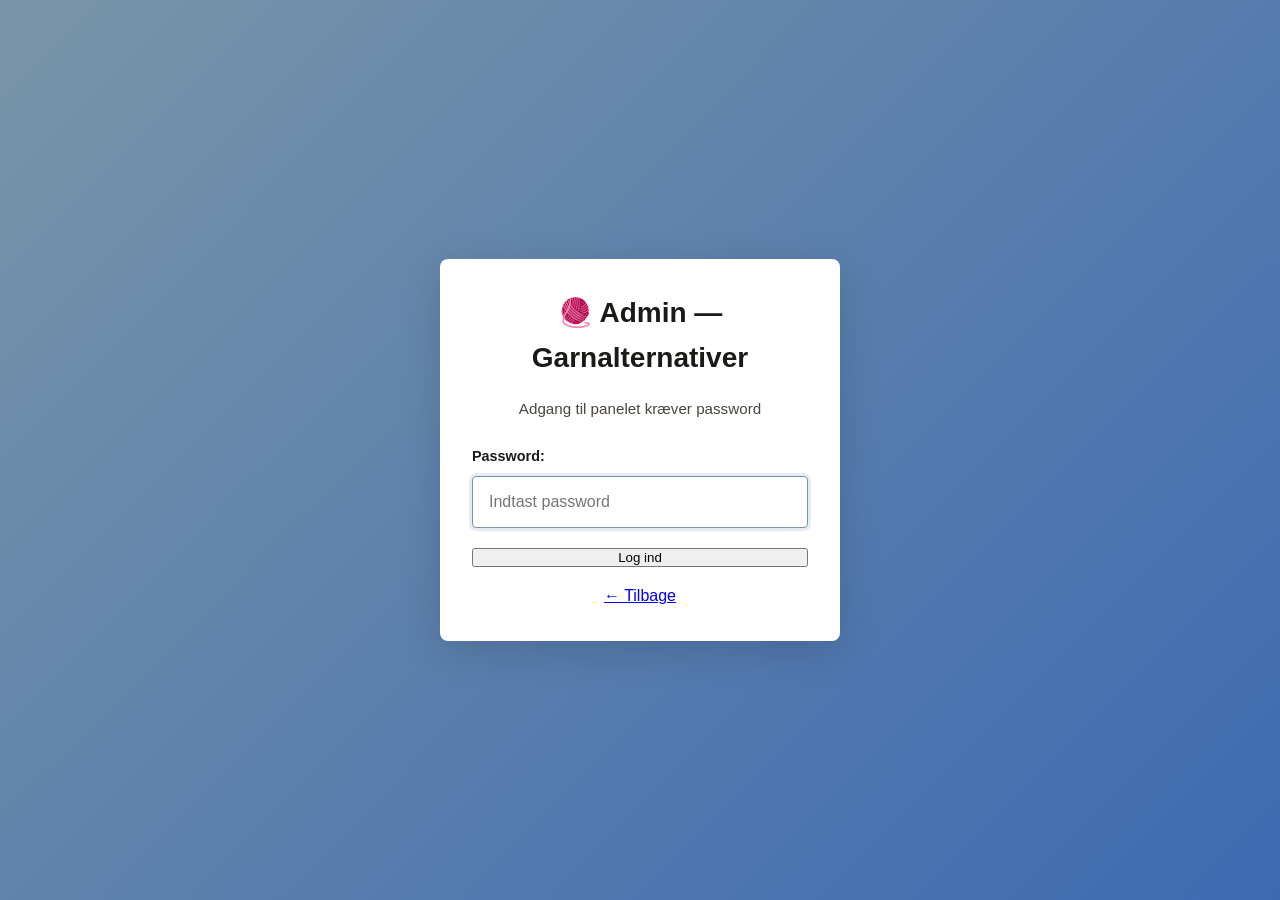
<file: admin.html>
<!DOCTYPE html>
<html lang="da">
<head>
  <meta charset="UTF-8" />
  <meta name="viewport" content="width=device-width, initial-scale=1.0" />
  <meta name="description" content="Admin dashboard for Garnalternativer." />
  <title>Admin Dashboard — Garnalternativer</title>
  <link rel="stylesheet" href="style.css" />
  <link rel="stylesheet" href="css/admin.css" />
</head>
<body class="admin-body">

  <!-- ── Login Screen ──────────────────────────────── -->
  <div id="adminLoginScreen" class="admin-login-screen">
    <div class="admin-login-box">
      <div class="admin-login-title">🧶 Admin — Garnalternativer</div>
      <p class="admin-login-subtitle">Adgang til panelet kræver password</p>
      <form onsubmit="handleAdminLogin(event)">
        <div class="form-group">
          <label for="adminPassword">Password:</label>
          <input type="password" id="adminPassword" class="form-input" placeholder="Indtast password" autofocus />
        </div>
        <div id="loginError" class="login-error" style="display: none;"></div>
        <button type="submit" class="btn btn-primary">Log ind</button>
      </form>
      <div class="admin-login-footer">
        <a href="index.html" class="btn btn-secondary">← Tilbage</a>
      </div>
    </div>
  </div>

  <div class="admin-container" style="display: none;">

    <!-- ── Sidebar ──────────────────────────────────────── -->
    <aside class="admin-sidebar">
      <div class="admin-logo">🧶 Admin</div>
      <nav class="admin-nav">
        <button class="admin-nav-btn active" data-tab="submissions">📨 Submissions</button>
        <button class="admin-nav-btn" data-tab="reviews">⭐ Reviews</button>
        <button class="admin-nav-btn" data-tab="stats">📊 Stats</button>
        <button class="admin-nav-btn" data-tab="export">💾 Export</button>
        <button class="admin-nav-btn" data-tab="security">🔐 Sikkerhed</button>
      </nav>
      <div class="admin-footer">
        <a href="index.html" class="btn btn-secondary" style="margin-bottom: var(--space-sm);">← Tilbage</a>
        <button onclick="logoutAdmin()" class="btn btn-secondary btn-logout">🔓 Log ud</button>
      </div>
    </aside>

    <!-- ── Main Content ────────────────────────────────────── -->
    <main class="admin-main">

      <!-- Submissions Tab -->
      <div class="admin-tab active" id="submissions-tab">
        <h1>Submissions in Review</h1>
        <div class="submissions-filters">
          <button class="filter-btn active" data-filter="all">Alle</button>
          <button class="filter-btn" data-filter="pending">Pending</button>
          <button class="filter-btn" data-filter="approved">Approved</button>
          <button class="filter-btn" data-filter="rejected">Rejected</button>
        </div>
        <div id="submissionsContainer" class="submissions-list"></div>
      </div>

      <!-- Reviews Tab -->
      <div class="admin-tab" id="reviews-tab">
        <h1>Review Moderation</h1>
        <div class="reviews-filters">
          <button class="filter-btn active" data-filter="all">Alle</button>
          <button class="filter-btn" data-filter="pattern">Patterns</button>
          <button class="filter-btn" data-filter="yarn">Yarns</button>
        </div>
        <div id="reviewsContainer" class="reviews-list"></div>
      </div>

      <!-- Stats Tab -->
      <div class="admin-tab" id="stats-tab">
        <h1>Analytics & Metrics</h1>
        <div class="stats-grid">
          <div class="stat-card">
            <div class="stat-number" id="patternCount">0</div>
            <div class="stat-label">Patterns</div>
          </div>
          <div class="stat-card">
            <div class="stat-number" id="yarnCount">0</div>
            <div class="stat-label">Yarns</div>
          </div>
          <div class="stat-card">
            <div class="stat-number" id="reviewCount">0</div>
            <div class="stat-label">Reviews</div>
          </div>
          <div class="stat-card">
            <div class="stat-number" id="submissionCount">0</div>
            <div class="stat-label">Pending Submissions</div>
          </div>
          <div class="stat-card">
            <div class="stat-number" id="avgRating">0</div>
            <div class="stat-label">Avg Rating</div>
          </div>
          <div class="stat-card">
            <div class="stat-number" id="favoriteCount">0</div>
            <div class="stat-label">Total Favorites</div>
          </div>
        </div>

        <h2>Recent Submissions</h2>
        <div id="recentSubmissionsContainer"></div>
      </div>

      <!-- Export Tab -->
      <div class="admin-tab" id="export-tab">
        <h1>Data Export & Backup</h1>
        <div class="export-section">
          <h2>Submissions</h2>
          <button class="btn btn-primary" onclick="downloadSubmissionsJSON()">📥 Export All Submissions (JSON)</button>
          <button class="btn btn-secondary" onclick="exportApprovedAsDataJs()">📥 Export Approved as data.js snippet</button>
        </div>

        <div class="export-section">
          <h2>All Data</h2>
          <button class="btn btn-primary" onclick="downloadAllDataJSON()">📥 Export All (Reviews, Collections, etc.)</button>
        </div>

        <div class="export-section">
          <h2>Cache Clear</h2>
          <button class="btn btn-warning" onclick="clearAllLocalStorage()">🗑️ Clear All localStorage</button>
        </div>
      </div>

      <!-- Security Tab -->
      <div class="admin-tab" id="security-tab">
        <h1>🔐 Sikkerhedsindstillinger</h1>

        <div class="security-section">
          <h2>Skift Admin-password</h2>
          <p class="section-subtitle">Skift dit admin-panel-password til noget mere sikkert</p>
          <form onsubmit="handleChangePassword(event)">
            <div class="form-group">
              <label for="newPassword">Nyt password:</label>
              <input type="password" id="newPassword" placeholder="Mindst 6 tegn" minlength="6" required />
            </div>
            <div class="form-group">
              <label for="confirmPassword">Bekræft password:</label>
              <input type="password" id="confirmPassword" placeholder="Gentag passwordet" minlength="6" required />
            </div>
            <div id="passwordMessage" class="form-message"></div>
            <button type="submit" class="btn btn-primary">Opdater password</button>
          </form>
        </div>

        <div class="security-section">
          <h2>Session-information</h2>
          <div class="session-info">
            <p><strong>Status:</strong> Logget ind ✅</p>
            <p><strong>Session timeout:</strong> 8 timer</p>
            <p><strong>Sidst opdateret:</strong> <span id="sessionTime">-</span></p>
            <button class="btn btn-secondary" onclick="logoutAdmin()">Log ud</button>
          </div>
        </div>
      </div>

    </main>

  </div>

  <script src="js/admin-auth.js"></script>
  <script src="data.js"></script>
  <script src="js/reviews.js"></script>
  <script src="js/submissions.js"></script>
  <script src="js/collections.js"></script>
  <script src="js/admin.js"></script>

</body>
</html>
</file>
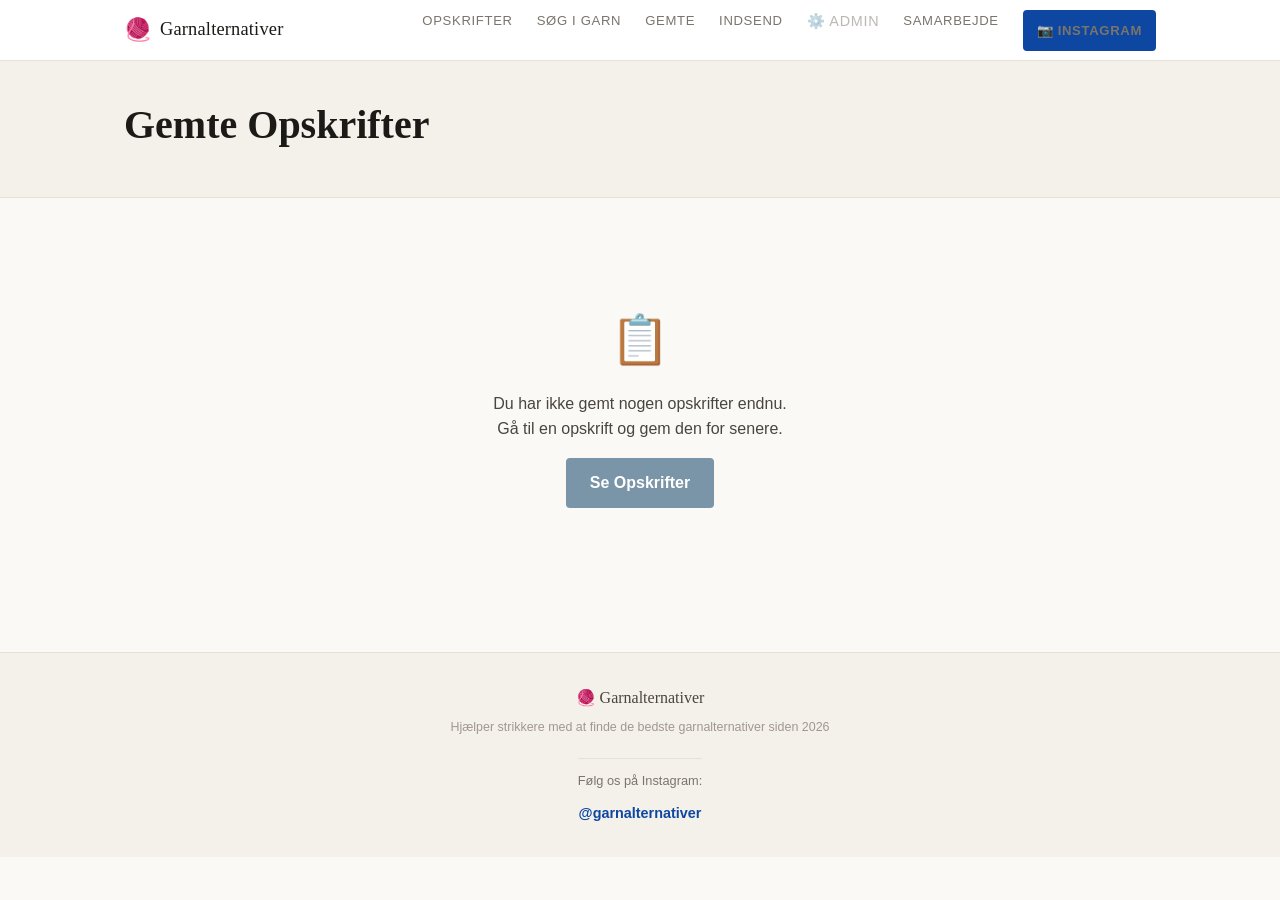
<file: collections.html>
<!DOCTYPE html>
<html lang="da">
<head>
  <meta charset="UTF-8" />
  <meta name="viewport" content="width=device-width, initial-scale=1.0" />
  <meta name="description" content="Dine gemte og favoritmarkerede opskrifter." />
  <title>Gemte Opskrifter — Garnalternativer</title>
  <link rel="stylesheet" href="style.css" />
  <link rel="stylesheet" href="css/collections.css" />
  <link rel="stylesheet" href="css/yarn-detail-modal.css" />
</head>
<body>

  <!-- ── Header ─────────────────────────────────────────────── -->
  <header class="site-header">
    <div class="container">
      <a href="index.html" class="logo">
        <span class="logo-icon">🧶</span>
        <span class="logo-text">Garnalternativer</span>
      </a>
      <nav class="site-nav" aria-label="Primær navigation">
        <a href="index.html">Opskrifter</a>
        <a href="browse.html">Søg i Garn</a>
        <a href="collections.html" class="active">Gemte</a>
        <a href="submit.html">Indsend</a>
        <a href="admin.html" style="opacity: 0.5; font-size: 0.9rem;">⚙️ Admin</a>
        <a href="partner.html">Samarbejde</a>
        <a href="https://instagram.com/garnalternativer" class="follow-btn" target="_blank" rel="noopener noreferrer">
          📷 Instagram
        </a>
      </nav>
    </div>
  </header>

  <main>

    <!-- ── Collections Header ──────────────────────────────── -->
    <div class="collections-header">
      <div class="container">
        <h1 class="collections-title">Gemte Opskrifter</h1>
      </div>
    </div>

    <!-- ── Collections Content ─────────────────────────────── -->
    <section class="section">
      <div class="container" style="max-width: 800px;">
        <div id="collectionsContent"></div>
      </div>
    </section>

  </main>

  <!-- ── Footer ─────────────────────────────────────────── -->
  <footer class="site-footer">
    <div class="container">
      <div class="footer-logo">🧶 Garnalternativer</div>
      <p class="footer-sub">Hjælper strikkere med at finde de bedste garnalternativer siden 2026</p>
      <div class="footer-social">
        <p class="footer-social-label">Følg os på Instagram:</p>
        <a href="https://instagram.com/garnalternativer" class="footer-instagram-link" target="_blank" rel="noopener noreferrer">
          @garnalternativer
        </a>
      </div>
    </div>
  </footer>

  <script src="data.js"></script>
  <script src="js/collections.js"></script>
  <script src="js/budget.js"></script>
  <script src="js/yarn-patterns-crosslink.js"></script>
  <script>
    function findYarn(id) {
      return YARNS.find(y => y.id === id);
    }
  </script>
  <script>
    function renderSavedPatterns() {
      const saved = getSavedPatterns();
      const container = document.getElementById('collectionsContent');

      if (saved.length === 0) {
        container.innerHTML = `
          <div class="collections-empty">
            <div class="collections-empty-emoji">📋</div>
            <p class="collections-empty-text">
              Du har ikke gemt nogen opskrifter endnu.<br>
              Gå til en opskrift og gem den for senere.
            </p>
            <a href="index.html" class="collections-empty-btn">Se Opskrifter</a>
          </div>
        `;
        return;
      }

      const html = saved.map(save => {
        const pattern = PATTERNS.find(p => p.id === save.patternId);
        const yarn = findYarn(save.selectedYarn);
        const date = new Date(save.addedDate);
        const dateStr = date.toLocaleDateString('da-DK');

        if (!pattern || !yarn) return '';

        const imageHtml = pattern.imageUrl ? `<div class="saved-pattern-image"><img src="${pattern.imageUrl}" alt="${pattern.name}" onerror="this.parentElement.style.display='none'"></div>` : '';

        return `
          <div class="saved-pattern-item">
            ${imageHtml}
            <div class="saved-pattern-info">
              <h3>${pattern.name}</h3>
              <p class="saved-pattern-meta">${pattern.type} · ${pattern.designer}</p>
              <div class="saved-pattern-yarn">
                <div class="saved-pattern-yarn-name">${yarn.name}</div>
                <span class="saved-pattern-yarn-tier">${TIERS[save.tier].label}</span>
              </div>
            </div>
            <div class="saved-pattern-actions">
              <p class="saved-pattern-date">Gemt ${dateStr}</p>
              <button class="remove-btn" onclick="removeSavedPattern('${save.patternId}', '${save.selectedYarn}')">
                Fjern
              </button>
            </div>
          </div>
        `;
      }).join('');

      container.innerHTML = html;
    }

    function removeSavedPattern(patternId, yarnId) {
      const collections = getCollections();
      collections.myPatterns = collections.myPatterns.filter(
        p => !(p.patternId === patternId && p.selectedYarn === yarnId)
      );
      saveCollections(collections);
      renderSavedPatterns();
    }

    document.addEventListener('DOMContentLoaded', renderSavedPatterns);
  </script>
</body>
</html>
</file>
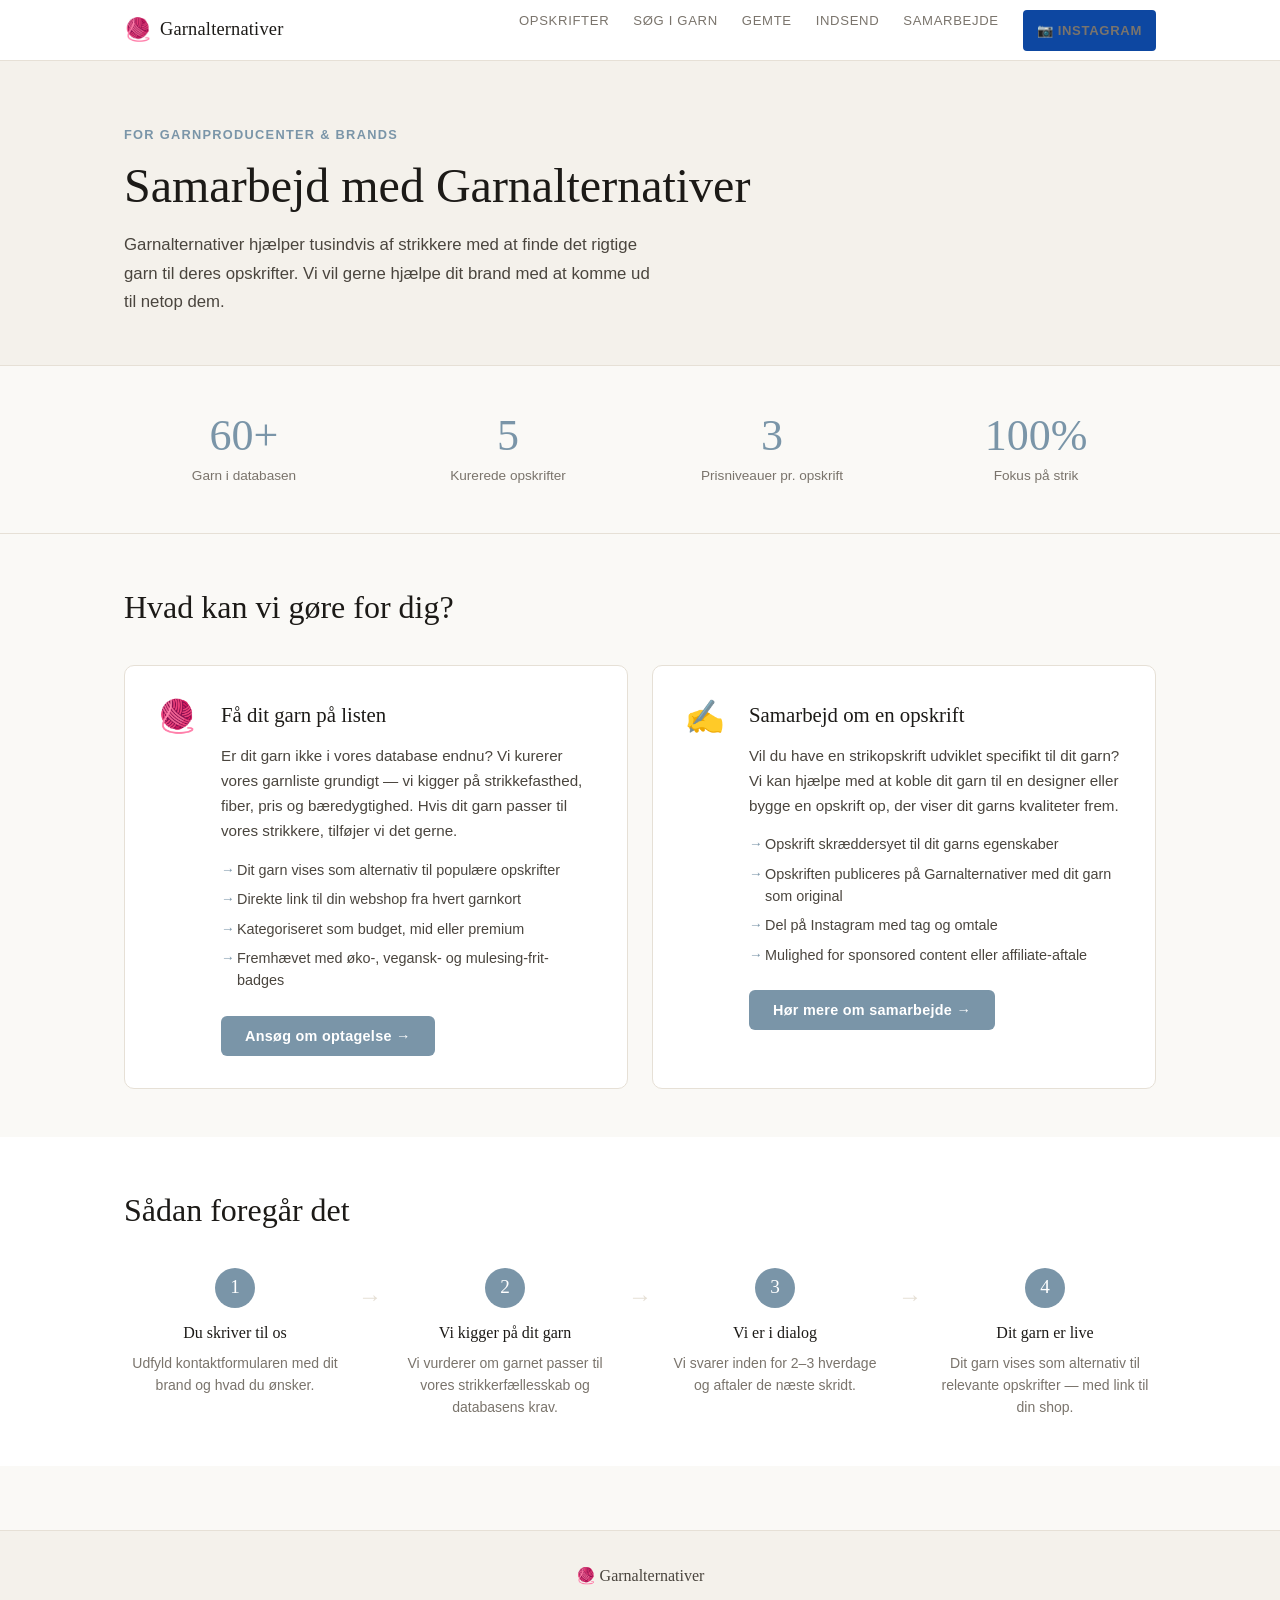
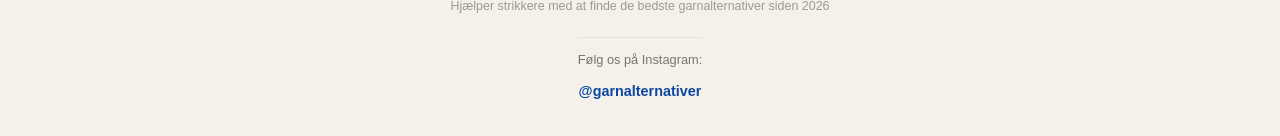
<file: partner.html>
<!DOCTYPE html>
<html lang="da">
<head>
  <meta charset="UTF-8" />
  <meta name="viewport" content="width=device-width, initial-scale=1.0" />
  <meta name="description" content="Samarbejd med Garnalternativer — få dit garn på listen eller lav en opskrift i dit garn." />
  <title>Samarbejde — Garnalternativer</title>
  <link rel="stylesheet" href="style.css" />
  <link rel="stylesheet" href="css/partner.css" />
</head>
<body>

  <!-- ── Header ─────────────────────────────────────────────── -->
  <header class="site-header">
    <div class="container">
      <a href="index.html" class="logo">
        <span class="logo-icon">🧶</span>
        <span class="logo-text">Garnalternativer</span>
      </a>
      <nav class="site-nav" aria-label="Primær navigation">
        <a href="index.html">Opskrifter</a>
        <a href="browse.html">Søg i Garn</a>
        <a href="collections.html">Gemte</a>
        <a href="submit.html">Indsend</a>
        <a href="partner.html" class="active">Samarbejde</a>
        <a href="https://instagram.com/garnalternativer" class="follow-btn" target="_blank" rel="noopener noreferrer">
          📷 Instagram
        </a>
      </nav>
    </div>
  </header>

  <main>

    <!-- ── Hero ───────────────────────────────────────────────── -->
    <section class="partner-hero">
      <div class="container">
        <div class="partner-hero-inner">
          <p class="partner-eyebrow">For garnproducenter & brands</p>
          <h1>Samarbejd med Garnalternativer</h1>
          <p class="partner-lead">
            Garnalternativer hjælper tusindvis af strikkere med at finde det rigtige garn til deres opskrifter.
            Vi vil gerne hjælpe dit brand med at komme ud til netop dem.
          </p>
        </div>
      </div>
    </section>

    <!-- ── Tal ────────────────────────────────────────────────── -->
    <section class="partner-stats">
      <div class="container">
        <div class="stats-grid">
          <div class="stat-item">
            <div class="stat-number">60+</div>
            <div class="stat-label">Garn i databasen</div>
          </div>
          <div class="stat-item">
            <div class="stat-number">5</div>
            <div class="stat-label">Kurerede opskrifter</div>
          </div>
          <div class="stat-item">
            <div class="stat-number">3</div>
            <div class="stat-label">Prisniveauer pr. opskrift</div>
          </div>
          <div class="stat-item">
            <div class="stat-number">100%</div>
            <div class="stat-label">Fokus på strik</div>
          </div>
        </div>
      </div>
    </section>

    <!-- ── To måder at samarbejde ─────────────────────────────── -->
    <section class="section">
      <div class="container">
        <h2 class="partner-section-title">Hvad kan vi gøre for dig?</h2>

        <div class="partner-options">

          <!-- Option 1: Tilføj garn -->
          <div class="partner-option">
            <div class="partner-option-icon">🧶</div>
            <div class="partner-option-body">
              <h3>Få dit garn på listen</h3>
              <p>
                Er dit garn ikke i vores database endnu? Vi kurerer vores garnliste grundigt —
                vi kigger på strikkefasthed, fiber, pris og bæredygtighed. Hvis dit garn passer til
                vores strikkere, tilføjer vi det gerne.
              </p>
              <ul class="partner-option-list">
                <li>Dit garn vises som alternativ til populære opskrifter</li>
                <li>Direkte link til din webshop fra hvert garnkort</li>
                <li>Kategoriseret som budget, mid eller premium</li>
                <li>Fremhævet med øko-, vegansk- og mulesing-frit-badges</li>
              </ul>
              <button class="partner-option-btn" onclick="openForm('yarn')">
                Ansøg om optagelse →
              </button>
            </div>
          </div>

          <!-- Option 2: Samarbejde -->
          <div class="partner-option">
            <div class="partner-option-icon">✍️</div>
            <div class="partner-option-body">
              <h3>Samarbejd om en opskrift</h3>
              <p>
                Vil du have en strikopskrift udviklet specifikt til dit garn? Vi kan hjælpe med at
                koble dit garn til en designer eller bygge en opskrift op, der viser dit garns
                kvaliteter frem.
              </p>
              <ul class="partner-option-list">
                <li>Opskrift skræddersyet til dit garns egenskaber</li>
                <li>Opskriften publiceres på Garnalternativer med dit garn som original</li>
                <li>Del på Instagram med tag og omtale</li>
                <li>Mulighed for sponsored content eller affiliate-aftale</li>
              </ul>
              <button class="partner-option-btn" onclick="openForm('collab')">
                Hør mere om samarbejde →
              </button>
            </div>
          </div>

        </div>
      </div>
    </section>

    <!-- ── Kontaktformular ─────────────────────────────────────── -->
    <section class="section partner-form-section" id="contactFormSection" style="display:none;">
      <div class="container">
        <div class="partner-form-wrap">
          <h2 id="formTitle">Kom i kontakt</h2>
          <p id="formSubtitle" class="partner-form-subtitle"></p>

          <form id="partnerForm" class="partner-form" onsubmit="submitPartnerForm(event)">
            <input type="hidden" id="inquiryType" name="type" value="" />

            <div class="form-row">
              <div class="pf-group">
                <label for="pfName">Dit navn *</label>
                <input type="text" id="pfName" name="name" required placeholder="Jonas Hansen" />
              </div>
              <div class="pf-group">
                <label for="pfEmail">Email *</label>
                <input type="email" id="pfEmail" name="email" required placeholder="info@ditbrand.dk" />
              </div>
            </div>

            <div class="pf-group">
              <label for="pfBrand">Brand / virksomhed *</label>
              <input type="text" id="pfBrand" name="brand" required placeholder="fx. Isager, Drops, Sandnes Garn" />
            </div>

            <div class="pf-group">
              <label for="pfWebsite">Hjemmeside</label>
              <input type="url" id="pfWebsite" name="website" placeholder="https://ditbrand.dk" />
            </div>

            <div class="pf-group" id="yarnField" style="display:none;">
              <label for="pfYarns">Hvilke garn ønsker du at få tilføjet?</label>
              <input type="text" id="pfYarns" name="yarns" placeholder="fx. Soft Merino DK, Organic Cotton Sport" />
            </div>

            <div class="pf-group">
              <label for="pfMessage">Besked *</label>
              <textarea id="pfMessage" name="message" required placeholder="Fortæl os lidt om dit brand og hvad du ønsker samarbejdet skal indeholde…" minlength="20"></textarea>
            </div>

            <div class="pf-group pf-checkbox-group">
              <label class="pf-checkbox">
                <input type="checkbox" name="eco_focus" />
                Vores garn har fokus på bæredygtighed / øko
              </label>
              <label class="pf-checkbox">
                <input type="checkbox" name="affiliate" />
                Jeg er interesseret i en affiliate-aftale
              </label>
            </div>

            <p class="pf-note">* Påkrævet felt. Vi svarer inden for 2–3 hverdage.</p>

            <button type="submit" class="pf-submit">Send henvendelse</button>
            <div id="pfMessage-result" class="pf-result"></div>
          </form>
        </div>
      </div>
    </section>

    <!-- ── Hvad sker der så ────────────────────────────────────── -->
    <section class="section partner-process">
      <div class="container">
        <h2 class="partner-section-title">Sådan foregår det</h2>
        <div class="process-steps">
          <div class="process-step">
            <div class="process-num">1</div>
            <h4>Du skriver til os</h4>
            <p>Udfyld kontaktformularen med dit brand og hvad du ønsker.</p>
          </div>
          <div class="process-arrow">→</div>
          <div class="process-step">
            <div class="process-num">2</div>
            <h4>Vi kigger på dit garn</h4>
            <p>Vi vurderer om garnet passer til vores strikkerfællesskab og databasens krav.</p>
          </div>
          <div class="process-arrow">→</div>
          <div class="process-step">
            <div class="process-num">3</div>
            <h4>Vi er i dialog</h4>
            <p>Vi svarer inden for 2–3 hverdage og aftaler de næste skridt.</p>
          </div>
          <div class="process-arrow">→</div>
          <div class="process-step">
            <div class="process-num">4</div>
            <h4>Dit garn er live</h4>
            <p>Dit garn vises som alternativ til relevante opskrifter — med link til din shop.</p>
          </div>
        </div>
      </div>
    </section>

  </main>

  <!-- ── Footer ─────────────────────────────────────────── -->
  <footer class="site-footer">
    <div class="container">
      <div class="footer-logo">🧶 Garnalternativer</div>
      <p class="footer-sub">Hjælper strikkere med at finde de bedste garnalternativer siden 2026</p>
      <div class="footer-social">
        <p class="footer-social-label">Følg os på Instagram:</p>
        <a href="https://instagram.com/garnalternativer" class="footer-instagram-link" target="_blank" rel="noopener noreferrer">
          @garnalternativer
        </a>
      </div>
    </div>
  </footer>

  <script>
    function openForm(type) {
      const section  = document.getElementById('contactFormSection');
      const title    = document.getElementById('formTitle');
      const subtitle = document.getElementById('formSubtitle');
      const yarnField = document.getElementById('yarnField');
      const typeInput = document.getElementById('inquiryType');

      typeInput.value = type;

      if (type === 'yarn') {
        title.textContent    = 'Ansøg om at få dit garn på listen';
        subtitle.textContent = 'Udfyld formularen nedenfor, så kigger vi på dit garn og vender tilbage inden for 2–3 hverdage.';
        yarnField.style.display = '';
      } else {
        title.textContent    = 'Fortæl os om dit samarbejdsønske';
        subtitle.textContent = 'Er du interesseret i en opskrift i dit garn eller et andet samarbejde? Skriv til os.';
        yarnField.style.display = 'none';
      }

      section.style.display = '';
      section.scrollIntoView({ behavior: 'smooth', block: 'start' });
    }

    function submitPartnerForm(e) {
      e.preventDefault();
      const form   = document.getElementById('partnerForm');
      const result = document.getElementById('pfMessage-result');
      const data   = Object.fromEntries(new FormData(form));

      // Store in localStorage so admin can view
      const key       = 'garnalternativer_partner_inquiries';
      const stored    = JSON.parse(localStorage.getItem(key) || '[]');
      stored.push({ ...data, submittedAt: new Date().toISOString(), id: 'pi-' + Date.now() });
      localStorage.setItem(key, JSON.stringify(stored));

      // Also open mailto as backup
      const subject  = data.type === 'yarn'
        ? `Garnoptagelse: ${data.brand}`
        : `Samarbejde: ${data.brand}`;
      const body = `Brand: ${data.brand}\nNavn: ${data.name}\nEmail: ${data.email}\nWebsite: ${data.website || '—'}\n\n${data.message}`;
      window.location.href = `mailto:jonas_faaborg@hotmail.com?subject=${encodeURIComponent(subject)}&body=${encodeURIComponent(body)}`;

      result.className  = 'pf-result pf-result--success';
      result.textContent = '✓ Tak! Din henvendelse er sendt. Vi vender tilbage inden for 2–3 hverdage.';
      form.reset();
    }
  </script>

</body>
</html>
</file>
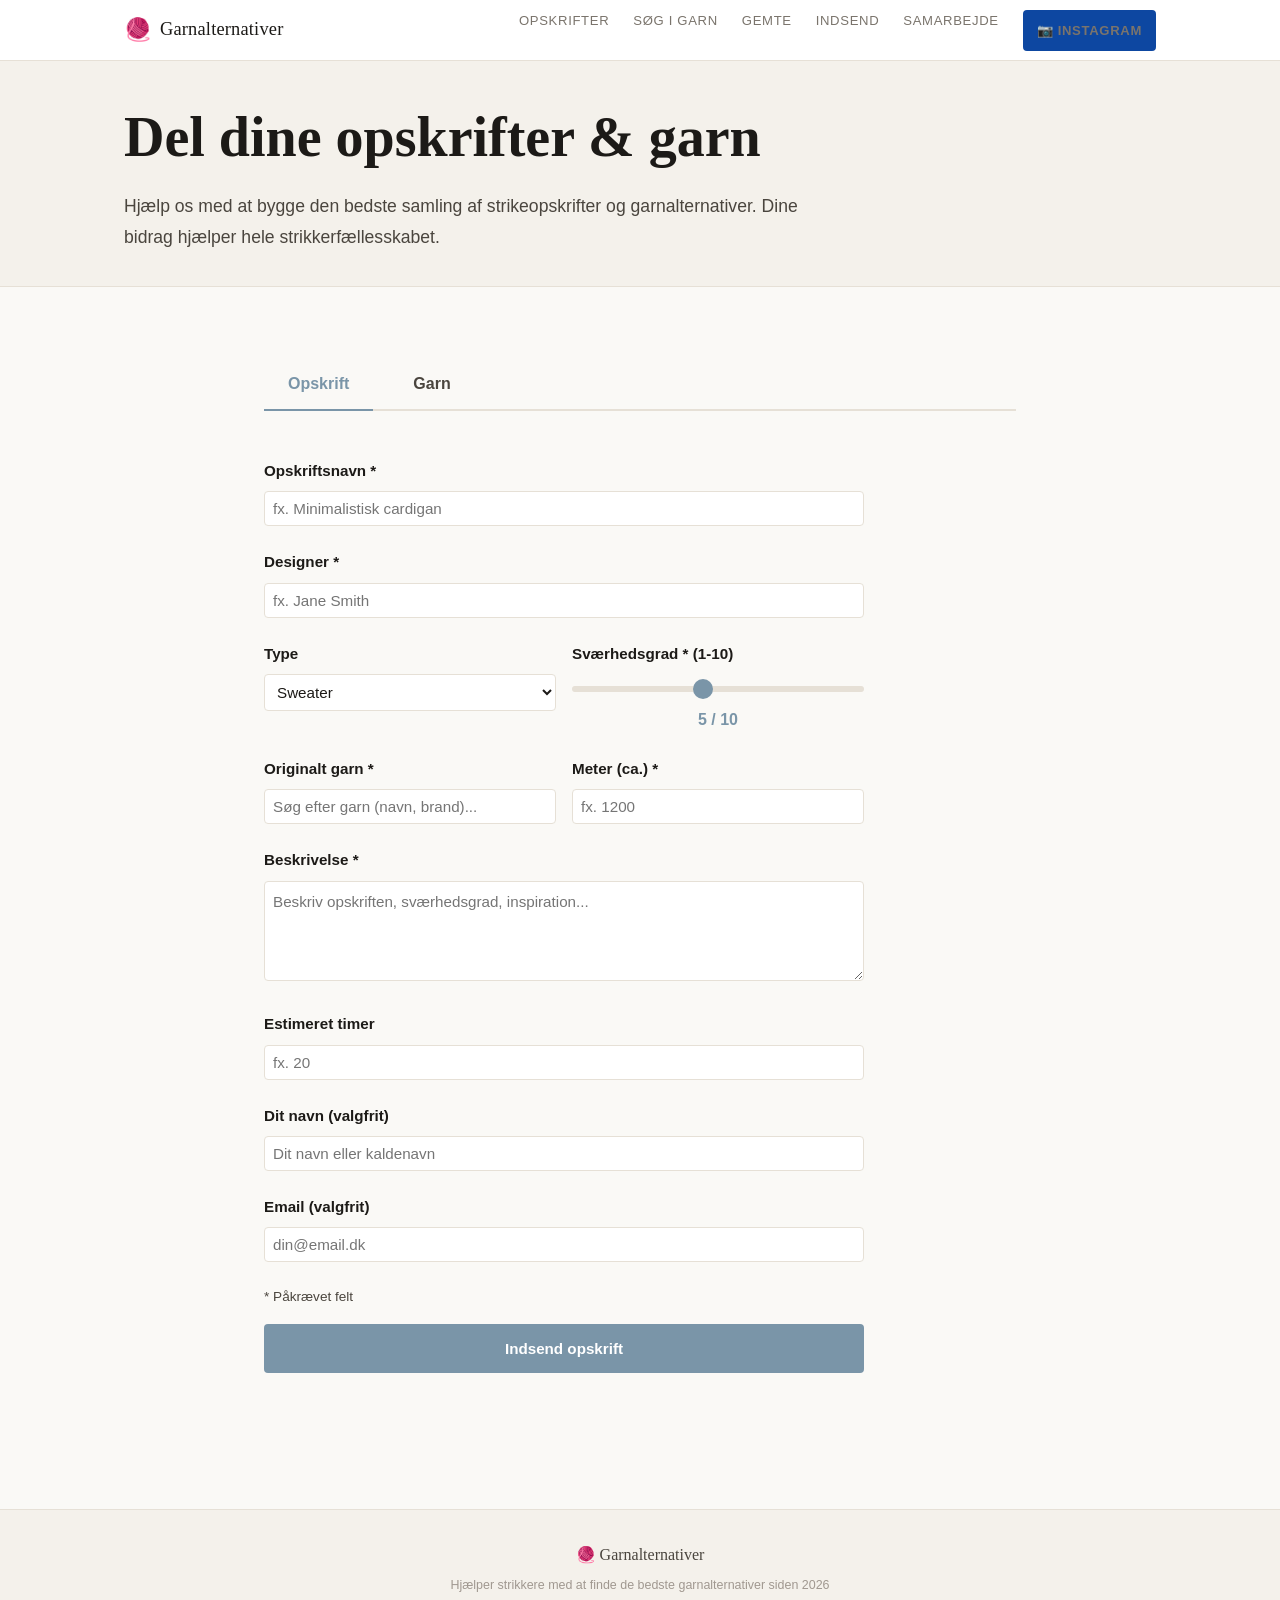
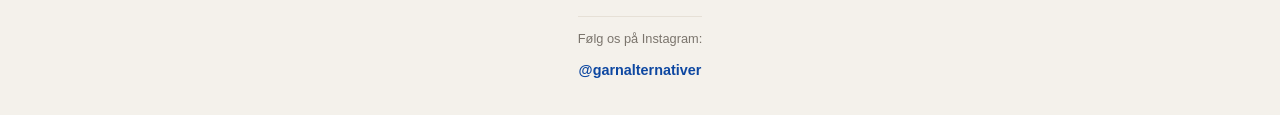
<file: submit.html>
<!DOCTYPE html>
<html lang="da">
<head>
  <meta charset="UTF-8" />
  <meta name="viewport" content="width=device-width, initial-scale=1.0" />
  <meta name="description" content="Indsend dine egne strikeopskrifter og garn til Garnalternativer." />
  <title>Indsend opskrift eller garn — Garnalternativer</title>
  <link rel="stylesheet" href="style.css" />
  <link rel="stylesheet" href="css/submissions.css" />
</head>
<body>

  <!-- ── Header ─────────────────────────────────────────────── -->
  <header class="site-header">
    <div class="container">
      <a href="index.html" class="logo">
        <span class="logo-icon">🧶</span>
        <span class="logo-text">Garnalternativer</span>
      </a>
      <nav class="site-nav" aria-label="Primær navigation">
        <a href="index.html">Opskrifter</a>
        <a href="browse.html">Søg i Garn</a>
        <a href="collections.html">Gemte</a>
        <a href="submit.html" class="active">Indsend</a>
        <a href="partner.html">Samarbejde</a>
        <a href="https://instagram.com/garnalternativer" class="follow-btn" target="_blank" rel="noopener noreferrer">
          📷 Instagram
        </a>
      </nav>
    </div>
  </header>

  <main>
    <!-- ── Hero Section ──────────────────────────── -->
    <section class="section" style="background: var(--bg-warm); border-bottom: 1px solid var(--border); padding: var(--sp-6) 0;">
      <div class="container">
        <div style="max-width: 700px;">
          <h1 style="font-size: clamp(2rem, 6vw, 3.5rem); font-family: var(--serif); margin-bottom: var(--sp-2);">
            Del dine opskrifter & garn
          </h1>
          <p style="font-size: 1.1rem; color: var(--ink-2); line-height: 1.8; margin: 0;">
            Hjælp os med at bygge den bedste samling af strikeopskrifter og garnalternativer. Dine bidrag hjælper hele strikkerfællesskabet.
          </p>
        </div>
      </div>
    </section>

    <!-- ── Form Section ──────────────────────────── -->
    <div class="section">
      <div class="container" style="max-width: 800px;">

        <!-- Tabs -->
        <div class="submission-tabs">
          <button class="tab-button active" data-tab="pattern">Opskrift</button>
          <button class="tab-button" data-tab="yarn">Garn</button>
        </div>

        <!-- Pattern Submission Form -->
        <div class="tab-content active" id="pattern-tab">
          <form id="patternForm" class="submission-form">
            <div class="form-group">
              <label for="patternName">Opskriftsnavn *</label>
              <input type="text" id="patternName" name="name" required placeholder="fx. Minimalistisk cardigan" />
            </div>

            <div class="form-group">
              <label for="patternDesigner">Designer *</label>
              <input type="text" id="patternDesigner" name="designer" required placeholder="fx. Jane Smith" />
            </div>

            <div class="form-row">
              <div class="form-group">
                <label for="patternType">Type</label>
                <select id="patternType" name="type">
                  <option>Sweater</option>
                  <option>Cardigan</option>
                  <option>Scarf</option>
                  <option>Hat</option>
                  <option>Mittens</option>
                  <option>Other</option>
                </select>
              </div>

              <div class="form-group">
                <label for="patternDifficulty">Sværhedsgrad * (1-10)</label>
                <input type="range" id="patternDifficulty" name="difficulty" min="1" max="10" value="5" required />
                <div class="difficulty-display">
                  <span id="difficultyValue">5</span> / 10
                </div>
              </div>
            </div>

            <div class="form-row">
              <div class="form-group">
                <label for="patternYarnSearch">Originalt garn *</label>
                <div class="yarn-search-wrapper">
                  <input type="text" id="patternYarnSearch" class="yarn-search-input" placeholder="Søg efter garn (navn, brand)..." autocomplete="off" />
                  <div id="yarnSearchResults" class="yarn-search-results"></div>
                  <input type="hidden" id="patternYarn" name="originalYarnId" required />
                  <div id="yarnSelected" class="yarn-selected"></div>
                </div>
              </div>

              <div class="form-group">
                <label for="patternMeters">Meter (ca.) *</label>
                <input type="number" id="patternMeters" name="totalMeters_M" required placeholder="fx. 1200" min="50" />
              </div>
            </div>

            <div class="form-group">
              <label for="patternDescription">Beskrivelse *</label>
              <textarea id="patternDescription" name="description" required placeholder="Beskriv opskriften, sværhedsgrad, inspiration..." minlength="10" maxlength="500"></textarea>
            </div>

            <div class="form-group">
              <label for="patternHours">Estimeret timer</label>
              <input type="number" id="patternHours" name="estimatedHours" placeholder="fx. 20" min="1" />
            </div>

            <div class="form-group">
              <label for="patternAuthor">Dit navn (valgfrit)</label>
              <input type="text" id="patternAuthor" name="author" placeholder="Dit navn eller kaldenavn" />
            </div>

            <div class="form-group">
              <label for="patternEmail">Email (valgfrit)</label>
              <input type="email" id="patternEmail" name="email" placeholder="din@email.dk" />
            </div>

            <p class="form-note">* Påkrævet felt</p>

            <button type="button" class="btn btn-primary" onclick="submitPatternForm()">Indsend opskrift</button>
            <div id="patternMessage" class="form-message"></div>
          </form>
        </div>

        <!-- Yarn Submission Form -->
        <div class="tab-content" id="yarn-tab">
          <form id="yarnForm" class="submission-form">
            <div class="form-group">
              <label for="yarnBrand">Brand *</label>
              <input type="text" id="yarnBrand" name="brand" required placeholder="fx. Isager" />
            </div>

            <div class="form-group">
              <label for="yarnName">Garn navn *</label>
              <input type="text" id="yarnName" name="name" required placeholder="fx. Soft Merino" />
            </div>

            <div class="form-group">
              <label for="yarnWeight">Vægt *</label>
              <select id="yarnWeight" name="weight" required>
                <option value="">Vælg...</option>
                <option value="fingering">Fingering</option>
                <option value="sport">Sport</option>
                <option value="DK">DK</option>
                <option value="worsted">Worsted</option>
                <option value="bulky">Bulky</option>
              </select>
            </div>

            <div class="form-row">
              <div class="form-group">
                <label for="yarnGaugeStitches">Masketæthed (m/10cm) *</label>
                <input type="number" id="yarnGaugeStitches" name="gauge_stitches" required placeholder="fx. 20" min="1" />
              </div>

              <div class="form-group">
                <label for="yarnGaugeNeedle">Pindestørrelse (mm) *</label>
                <input type="number" id="yarnGaugeNeedle" name="gauge_needle_mm" step="0.5" required placeholder="fx. 4.5" min="1" />
              </div>
            </div>

            <div class="form-row">
              <div class="form-group">
                <label for="yarnMeters">Meter pr. 50g *</label>
                <input type="number" id="yarnMeters" name="meters_per_50g" required placeholder="fx. 180" min="10" />
              </div>

              <div class="form-group">
                <label for="yarnPrice">Pris pr. 50g (DKK) *</label>
                <input type="number" id="yarnPrice" name="price_dkk_50g" required placeholder="fx. 65" min="1" />
              </div>
            </div>

            <div class="form-group">
              <label for="yarnFiber">Fiber sammensætning *</label>
              <input type="text" id="yarnFiber" name="fiber_composition" required placeholder="fx. 100% merino wool eller 70% wool, 30% silk" />
            </div>

            <div class="form-group">
              <label for="yarnBuyUrl">Køb link (valgfrit)</label>
              <input type="url" id="yarnBuyUrl" name="buyUrl" placeholder="https://example.com/yarn" />
            </div>

            <div class="form-group">
              <label class="checkbox">
                <input type="checkbox" name="eco" />
                Økologisk garn
              </label>
              <label class="checkbox">
                <input type="checkbox" name="vegan" />
                Vegansk (ingen dyr)
              </label>
              <label class="checkbox">
                <input type="checkbox" name="mulesing_free" />
                Mulesing-frit (hvis uld)
              </label>
            </div>

            <div class="form-group">
              <label for="yarnAuthor">Dit navn (valgfrit)</label>
              <input type="text" id="yarnAuthor" name="author" placeholder="Dit navn eller kaldenavn" />
            </div>

            <div class="form-group">
              <label for="yarnEmail">Email (valgfrit)</label>
              <input type="email" id="yarnEmail" name="email" placeholder="din@email.dk" />
            </div>

            <p class="form-note">* Påkrævet felt</p>

            <button type="button" class="btn btn-primary" onclick="submitYarnForm()">Indsend garn</button>
            <div id="yarnMessage" class="form-message"></div>
          </form>
        </div>
      </div>
    </div>
  </main>

  <!-- ── Footer ─────────────────────────────────────────── -->
  <footer class="site-footer">
    <div class="container">
      <div class="footer-logo">🧶 Garnalternativer</div>
      <p class="footer-sub">Hjælper strikkere med at finde de bedste garnalternativer siden 2026</p>
      <div class="footer-social">
        <p class="footer-social-label">Følg os på Instagram:</p>
        <a href="https://instagram.com/garnalternativer" class="footer-instagram-link" target="_blank" rel="noopener noreferrer">
          @garnalternativer
        </a>
      </div>
    </div>
  </footer>

  <script src="data.js"></script>
  <script src="js/submissions.js"></script>
  <script>
    // ── Difficulty Slider ──
    const diffSlider = document.getElementById('patternDifficulty');
    const diffValue = document.getElementById('difficultyValue');
    if (diffSlider) {
      diffSlider.addEventListener('input', (e) => {
        diffValue.textContent = e.target.value;
      });
    }

    // ── Yarn Search/Autocomplete ──
    const yarnSearchInput = document.getElementById('patternYarnSearch');
    const yarnSearchResults = document.getElementById('yarnSearchResults');
    const yarnSelectedDiv = document.getElementById('yarnSelected');
    const yarnHiddenInput = document.getElementById('patternYarn');

    if (yarnSearchInput) {
      yarnSearchInput.addEventListener('input', (e) => {
        const query = e.target.value.toLowerCase();
        yarnSearchResults.innerHTML = '';

        if (query.length < 1) {
          yarnSearchResults.style.display = 'none';
          return;
        }

        const matches = YARNS.filter(y =>
          y.name.toLowerCase().includes(query) ||
          y.brand.toLowerCase().includes(query)
        ).slice(0, 8);

        if (matches.length === 0) {
          yarnSearchResults.innerHTML = `
            <div class="yarn-search-no-result">
              <p>Intet garn fundet</p>
              <button type="button" class="yarn-other-btn" onclick="selectOtherYarn()">
                + Tilføj som "andet garn"
              </button>
            </div>
          `;
        } else {
          matches.forEach(yarn => {
            const item = document.createElement('div');
            item.className = 'yarn-search-item';
            item.innerHTML = `
              <strong>${yarn.name}</strong><br>
              <small>${yarn.brand} • ${yarn.weight}</small>
            `;
            item.onclick = () => selectYarn(yarn.id, `${yarn.name} (${yarn.brand})`);
            yarnSearchResults.appendChild(item);
          });

          // Add "other yarn" option
          const otherBtn = document.createElement('div');
          otherBtn.className = 'yarn-search-item yarn-other-item';
          otherBtn.innerHTML = `<strong>+ Tilføj som "andet garn"</strong>`;
          otherBtn.onclick = selectOtherYarn;
          yarnSearchResults.appendChild(otherBtn);
        }

        yarnSearchResults.style.display = 'block';
      });

      // Close dropdown on blur
      yarnSearchInput.addEventListener('blur', () => {
        setTimeout(() => {
          yarnSearchResults.style.display = 'none';
        }, 200);
      });
    }

    function selectYarn(yarnId, yarnName) {
      yarnHiddenInput.value = yarnId;
      yarnSearchInput.value = yarnName;
      yarnSearchInput.setAttribute('data-yarn-id', yarnId);
      yarnSearchResults.style.display = 'none';
      updateYarnSelected(yarnName, 'selected');
    }

    function selectOtherYarn() {
      const customYarnName = prompt('Skriv garnnavn (brand + navn):');
      if (customYarnName && customYarnName.trim()) {
        yarnHiddenInput.value = 'custom_' + Date.now();
        yarnHiddenInput.setAttribute('data-custom-yarn', customYarnName);
        yarnSearchInput.value = customYarnName + ' (custom)';
        yarnSearchResults.style.display = 'none';
        updateYarnSelected(customYarnName, 'custom');
      }
    }

    function updateYarnSelected(name, type) {
      yarnSelectedDiv.innerHTML = type === 'custom'
        ? `✓ Brugerdefineret garn: <strong>${name}</strong>`
        : `✓ Valgt: <strong>${name}</strong>`;
    }

    // Tab switching
    document.querySelectorAll('.tab-button').forEach(btn => {
      btn.addEventListener('click', () => {
        document.querySelectorAll('.tab-button').forEach(b => b.classList.remove('active'));
        document.querySelectorAll('.tab-content').forEach(c => c.classList.remove('active'));
        btn.classList.add('active');
        document.getElementById(btn.dataset.tab + '-tab').classList.add('active');
      });
    });

    function submitPatternForm() {
      const form = document.getElementById('patternForm');
      const formData = new FormData(form);
      const data = Object.fromEntries(formData);

      const result = submitPattern(data);
      const msgEl = document.getElementById('patternMessage');

      if (result.success) {
        msgEl.className = 'form-message success';
        msgEl.textContent = 'Tak! Din opskrift er indsendt og venter på godkendelse.';
        form.reset();
      } else {
        msgEl.className = 'form-message error';
        msgEl.textContent = 'Fejl: ' + result.errors.join(', ');
      }
    }

    function submitYarnForm() {
      const form = document.getElementById('yarnForm');
      const formData = new FormData(form);
      const data = Object.fromEntries(formData);

      const result = submitYarn(data);
      const msgEl = document.getElementById('yarnMessage');

      if (result.success) {
        msgEl.className = 'form-message success';
        msgEl.textContent = 'Tak! Dit garn er indsendt og venter på godkendelse.';
        form.reset();
      } else {
        msgEl.className = 'form-message error';
        msgEl.textContent = 'Fejl: ' + result.errors.join(', ');
      }
    }
  </script>
</body>
</html>
</file>
<file: style.css>
/* ─────────────────────────────────────────────────────────────────
   Garnalternativer — Design System
   Aesthetic: Kinfolk meets Ravelry. Warm whites, editorial spacing,
   serif headings, muted Scandinavian palette.
───────────────────────────────────────────────────────────────── */

/* ── Reset ─────────────────────────────────────────────────────── */
*, *::before, *::after { box-sizing: border-box; margin: 0; padding: 0; }
img { display: block; max-width: 100%; }

/* ── Tokens ────────────────────────────────────────────────────── */
:root {
  /* Palette */
  --bg:           #faf9f6;
  --bg-warm:      #f4f1eb;
  --bg-card:      #ffffff;
  --border:       #e6e0d6;
  --border-light: #ede9e1;

  --ink:          #1c1a17;
  --ink-1:        #2e2a24;   /* between --ink and --ink-2, used in filter labels */
  --ink-2:        #4a453e;
  --ink-3:        #7a746c;
  --ink-4:        #a09890;

  /* Text color aliases */
  --color-text: var(--ink);
  --color-text-muted: var(--ink-2);
  --color-surface: var(--bg-card);
  /* Background/border aliases (used in older css files) */
  --color-bg:     var(--bg);
  --color-border: var(--border);

  --accent:       #7a95a8;   /* dusty slate blue — calm, Scandinavian */
  --accent-hover: #5d7d92;

  /* New color system — all use the dusty slate-blue accent */
  --color-brand:      #7a95a8;
  --color-accent-1:   #7a95a8;
  --color-accent-2:   #5d7d92;
  --color-success:    #4caf50;   /* green (status only) */
  --color-warning:    #ff9800;   /* orange (status only) */
  --color-error:      #f44336;   /* red (status only) */

  /* Tier colours */
  --budget-col:   #3d5c30;   /* forest green */
  --mid-col:      #2d4a70;   /* slate blue */
  --premium-col:  #7a5220;   /* warm gold-brown */

  /* Gauge verdict colours */
  --exact-col:    #2e5c2e;
  --close-col:    #6b5010;
  --diff-col:     #8b2020;

  /* Spacing scale */
  --sp-1: 4px;
  --sp-2: 8px;
  --sp-3: 12px;
  --sp-4: 16px;
  --sp-5: 24px;
  --sp-6: 32px;
  --sp-7: 48px;
  --sp-8: 64px;

  /* Spacing aliases */
  --space-xs: var(--sp-1);
  --space-sm: var(--sp-2);
  --space-md: var(--sp-4);
  --space-lg: var(--sp-5);
  --space-xl: var(--sp-6);

  /* Typography */
  --serif:  Georgia, 'Times New Roman', serif;
  --sans:   -apple-system, BlinkMacSystemFont, 'Segoe UI', Helvetica, Arial, sans-serif;
  --font-body: var(--sans);

  /* Misc */
  --radius:    10px;
  --radius-sm: 6px;
  --shadow:    0 1px 4px rgba(0,0,0,0.06), 0 4px 16px rgba(0,0,0,0.06);
  --shadow-sm: 0 1px 3px rgba(0,0,0,0.08);
  --max-w:     1080px;
  --transition: 0.18s ease;
}

/* ── Base ──────────────────────────────────────────────────────── */
html { font-size: 16px; scroll-behavior: smooth; }

body {
  font-family: var(--sans);
  background: var(--bg);
  color: var(--ink);
  line-height: 1.6;
  -webkit-font-smoothing: antialiased;
}

.container {
  max-width: var(--max-w);
  margin: 0 auto;
  padding: 0 var(--sp-5);
}

@media (max-width: 600px) {
  .container { padding: 0 var(--sp-4); }
}

/* ── Header ────────────────────────────────────────────────────── */
.site-header {
  background: var(--bg-card);
  border-bottom: 1px solid var(--border);
  position: sticky;
  top: 0;
  z-index: 200;
}

.site-header .container {
  display: flex;
  align-items: center;
  justify-content: space-between;
  height: 60px;
  gap: var(--sp-5);
}

.logo {
  display: flex;
  align-items: center;
  gap: var(--sp-2);
  text-decoration: none;
  color: var(--ink);
  flex-shrink: 0;
}
.logo-icon { font-size: 1.4rem; line-height: 1; }
.logo-text  { font-family: var(--serif); font-size: 1.15rem; font-weight: normal; letter-spacing: 0.01em; }

.site-nav { display: flex; gap: var(--sp-5); }
.site-nav a {
  font-size: 0.82rem;
  letter-spacing: 0.05em;
  text-transform: uppercase;
  color: var(--ink-3);
  text-decoration: none;
  transition: color var(--transition);
}
.site-nav a:hover { color: var(--accent); }

/* ── Hero ──────────────────────────────────────────────────────── */
.hero {
  background: var(--bg-warm);
  border-bottom: 1px solid var(--border);
  padding: var(--sp-8) 0 var(--sp-7);
}

.hero-inner {
  max-width: 640px;
}

.hero-eyebrow {
  font-size: 0.75rem;
  letter-spacing: 0.1em;
  text-transform: uppercase;
  color: var(--ink-3);
  margin-bottom: var(--sp-3);
}

.hero h1 {
  font-family: var(--serif);
  font-size: clamp(1.8rem, 4vw, 2.6rem);
  font-weight: normal;
  line-height: 1.2;
  color: var(--ink);
  margin-bottom: var(--sp-4);
}

.hero p {
  font-size: 1rem;
  color: var(--ink-2);
  margin-bottom: var(--sp-6);
  max-width: 520px;
  line-height: 1.7;
}

/* Search bar */
.search-wrap {
  display: flex;
  max-width: 480px;
  border: 1.5px solid var(--border);
  border-radius: var(--radius);
  background: var(--bg-card);
  overflow: hidden;
  transition: border-color var(--transition), box-shadow var(--transition);
}
.search-wrap:focus-within {
  border-color: var(--accent);
  box-shadow: 0 0 0 3px rgba(139,96,64,0.12);
}

.search-wrap input {
  flex: 1;
  border: none;
  outline: none;
  padding: 13px var(--sp-4);
  font-size: 0.95rem;
  font-family: var(--sans);
  background: transparent;
  color: var(--ink);
}
.search-wrap input::placeholder { color: var(--ink-4); }

.search-icon {
  display: flex;
  align-items: center;
  padding: 0 var(--sp-4);
  color: var(--ink-4);
  font-size: 1rem;
}

/* ── Section ───────────────────────────────────────────────────── */
.section { padding: var(--sp-7) 0; }

.section-head {
  display: flex;
  align-items: baseline;
  justify-content: space-between;
  margin-bottom: var(--sp-6);
  gap: var(--sp-4);
}

.section-title {
  font-family: var(--serif);
  font-size: 1.4rem;
  font-weight: normal;
  color: var(--ink);
}

.section-count {
  font-size: 0.82rem;
  color: var(--ink-4);
  letter-spacing: 0.04em;
}

/* ── Pattern Grid ──────────────────────────────────────────────── */
.pattern-grid {
  display: grid;
  grid-template-columns: repeat(auto-fill, minmax(300px, 1fr));
  gap: var(--sp-5);
}

@media (max-width: 480px) {
  .pattern-grid { grid-template-columns: 1fr; }
}

.pattern-card {
  background: var(--bg-card);
  border: 1px solid var(--border);
  border-radius: var(--radius);
  overflow: hidden;
  cursor: pointer;
  transition: all var(--transition);
  display: flex;
  flex-direction: column;
  position: relative;
}
.pattern-card::before {
  content: '';
  position: absolute;
  top: 0;
  left: 0;
  right: 0;
  height: 3px;
  background: var(--accent);
  opacity: 0;
  transition: opacity var(--transition);
  z-index: 1;
}
.pattern-card:hover {
  transform: translateY(-3px);
  box-shadow: 0 8px 24px rgba(0,0,0,0.1);
  border-color: var(--accent);
}
.pattern-card:hover::before {
  opacity: 1;
}
.pattern-card:focus-visible {
  outline: 2px solid var(--accent);
  outline-offset: 2px;
}

.pattern-card-image {
  width: 100%;
  height: 280px;
  overflow: hidden;
  background: var(--bg-warm);
  display: flex;
  align-items: center;
  justify-content: center;
  border-bottom: 1px solid var(--border-light);
}

.pattern-card-image img {
  width: 100%;
  height: 100%;
  object-fit: cover;
  object-position: center;
  transition: transform 0.3s ease;
}

.pattern-card:hover .pattern-card-image img {
  transform: scale(1.05);
}

.pattern-card-emoji {
  background: var(--bg-warm);
  font-size: 4rem;
  text-align: center;
  padding: var(--sp-6) 0;
  border-bottom: 1px solid var(--border-light);
  line-height: 1;
}

.pattern-card-body {
  padding: var(--sp-5);
  display: flex;
  flex-direction: column;
  gap: var(--sp-2);
  flex: 1;
}

.pattern-card-type {
  font-size: 0.75rem;
  letter-spacing: 0.07em;
  text-transform: uppercase;
  color: var(--ink-3);
}

.pattern-card-name {
  font-family: var(--serif);
  font-size: 1.25rem;
  font-weight: normal;
  color: var(--ink);
}

.pattern-card-yarn {
  font-size: 0.85rem;
  color: var(--ink-2);
}
.pattern-card-yarn strong { color: var(--ink); }

.pattern-card-pills {
  display: flex;
  flex-wrap: wrap;
  gap: var(--sp-1);
  margin-top: var(--sp-1);
}

.pill {
  display: inline-block;
  padding: 2px 9px;
  border-radius: 20px;
  font-size: 0.72rem;
  font-weight: 600;
  letter-spacing: 0.04em;
  white-space: nowrap;
}
.pill-weight { background: #eef3eb; color: var(--budget-col); }
.pill-gauge  { background: #eaf0f8; color: var(--mid-col); }
.pill-needle { background: #f5f0ea; color: var(--premium-col); }

.pattern-card-footer {
  display: flex;
  align-items: center;
  justify-content: space-between;
  margin-top: auto;
  padding-top: var(--sp-4);
  border-top: 1px solid var(--border-light);
}

.alt-count {
  font-size: 0.78rem;
  color: var(--ink-3);
}

.card-arrow {
  color: var(--accent);
  font-size: 1rem;
  transition: transform var(--transition);
}
.pattern-card:hover .card-arrow { transform: translateX(3px); }

/* Favorite Button on Pattern Card */
.favorite-btn {
  position: absolute;
  top: var(--sp-3);
  right: var(--sp-3);
  background: rgba(255, 255, 255, 0.9);
  border: 1px solid var(--border);
  border-radius: 50%;
  width: 40px;
  height: 40px;
  display: flex;
  align-items: center;
  justify-content: center;
  font-size: 1.2rem;
  cursor: pointer;
  transition: all var(--transition);
  z-index: 10;
}

.favorite-btn:hover {
  background: white;
  border-color: var(--accent);
  transform: scale(1.1);
}

.favorite-btn.favorited {
  animation: favorite-pulse 0.3s ease;
}

@keyframes favorite-pulse {
  0% { transform: scale(1); }
  50% { transform: scale(1.15); }
  100% { transform: scale(1); }
}

.no-results {
  grid-column: 1 / -1;
  text-align: center;
  padding: var(--sp-7);
  color: var(--ink-3);
  font-size: 0.95rem;
}

/* ── Back button ────────────────────────────────────────────────── */
.back-btn {
  background: none;
  border: none;
  padding: 0;
  color: var(--accent);
  font-size: 0.85rem;
  font-family: var(--sans);
  cursor: pointer;
  display: inline-flex;
  align-items: center;
  gap: var(--sp-1);
  margin-bottom: var(--sp-6);
  transition: color var(--transition);
}
.back-btn:hover { color: var(--accent-hover); }

/* ── Detail Header ──────────────────────────────────────────────── */
/* ── Detail 50/50 Hero ─────────────────────────────────────────── */
.detail-hero {
  display: grid;
  grid-template-columns: 1fr 1fr;
  min-height: 480px;
  margin-bottom: var(--sp-7);
  border: 1px solid var(--border);
  border-radius: var(--radius);
  overflow: hidden;
}

.detail-image-col {
  overflow: hidden;
  background: var(--bg-warm);
}

.detail-image-col img {
  width: 100%;
  height: 100%;
  object-fit: cover;
  object-position: center top;
  display: block;
}

.detail-image-col--fallback {
  display: flex;
  align-items: center;
  justify-content: center;
}

.detail-emoji-fallback {
  font-size: 8rem;
  line-height: 1;
}

.detail-data {
  padding: var(--sp-7) var(--sp-6);
  overflow-y: auto;
  display: flex;
  flex-direction: column;
  gap: var(--sp-4);
}

@media (max-width: 800px) {
  .detail-hero {
    grid-template-columns: 1fr;
    min-height: auto;
  }

  .detail-image-col {
    height: 320px;
  }

  .detail-data {
    padding: var(--sp-5) var(--sp-4);
  }
}

.detail-header {
  display: grid;
  grid-template-columns: 200px 1fr;
  gap: var(--sp-6);
  margin-bottom: var(--sp-6);
  align-items: start;
}

@media (max-width: 700px) {
  .detail-header { grid-template-columns: 1fr; }
}

.detail-emoji {
  background: var(--bg-warm);
  border: 1px solid var(--border);
  border-radius: var(--radius);
  font-size: 6rem;
  text-align: center;
  padding: var(--sp-6) 0;
  line-height: 1;
}

.detail-type {
  font-size: 0.75rem;
  letter-spacing: 0.08em;
  text-transform: uppercase;
  color: var(--ink-3);
  margin-bottom: var(--sp-2);
}

.detail-title {
  font-family: var(--serif);
  font-size: clamp(1.8rem, 3vw, 2.4rem);
  font-weight: normal;
  color: var(--ink);
  margin-bottom: var(--sp-4);
  line-height: 1.1;
  letter-spacing: -0.01em;
}

.detail-desc {
  font-size: 0.95rem;
  color: var(--ink-2);
  line-height: 1.7;
  margin-bottom: var(--sp-5);
  max-width: 560px;
}

/* Original yarn spec box */
.yarn-spec-box {
  background: linear-gradient(135deg, var(--bg-warm) 0%, rgba(255,255,255,0.5) 100%);
  border: 1px solid var(--border);
  border-radius: var(--radius-sm);
  padding: var(--sp-5) var(--sp-5);
  margin-bottom: var(--sp-4);
  transition: border-color var(--transition), box-shadow var(--transition);
}
.yarn-spec-box:hover {
  border-color: #d4d0c8;
}
.yarn-spec-box.secondary {
  background: linear-gradient(135deg, #f0f4f8 0%, rgba(255,255,255,0.5) 100%);
  border-color: #d4e0ec;
}

.yarn-spec-label {
  font-size: 0.7rem;
  text-transform: uppercase;
  letter-spacing: 0.1em;
  color: var(--ink-3);
  margin-bottom: var(--sp-2);
  font-weight: 600;
}

.yarn-spec-name {
  font-family: var(--serif);
  font-size: 1.05rem;
  color: var(--ink);
  margin-bottom: var(--sp-3);
}
.yarn-brand {
  font-family: var(--sans);
  font-size: 0.85rem;
  color: var(--ink-3);
}

.yarn-spec-row {
  display: flex;
  flex-wrap: wrap;
  gap: var(--sp-4);
  font-size: 0.85rem;
  color: var(--ink-2);
}
.yarn-spec-row strong { color: var(--ink); }

.price-tag {
  font-weight: 700;
  color: var(--ink);
  background: rgba(255,255,255,0.7);
  padding: 1px 8px;
  border-radius: 4px;
  border: 1px solid var(--border);
}

.yarn-spec-cost {
  margin-top: var(--sp-3);
  padding-top: var(--sp-3);
  border-top: 1px solid var(--border);
  font-size: 0.82rem;
  color: var(--ink-2);
}
.yarn-spec-cost strong { color: var(--ink); }

/* Tier intro */
.tier-intro {
  background: var(--bg-card);
  border: 1px solid var(--border-light);
  border-radius: var(--radius-sm);
  padding: var(--sp-4) var(--sp-5);
  margin-bottom: var(--sp-7);
}
.tier-intro p {
  font-size: 0.88rem;
  color: var(--ink-2);
  line-height: 1.6;
}
.tier-intro em { font-style: italic; color: var(--ink); }

/* ── Tier Sections ──────────────────────────────────────────────── */
.tier-section {
  margin-bottom: var(--sp-8);
  scroll-margin-top: 80px;
}

.tier-heading {
  display: flex;
  align-items: center;
  gap: var(--sp-3);
  margin-bottom: var(--sp-6);
  padding-bottom: var(--sp-5);
  border-bottom: 2px solid var(--border-light);
  transition: border-color var(--transition);
}

.tier-emoji {
  font-size: 1.4rem;
  line-height: 1;
  flex-shrink: 0;
}

.tier-label {
  font-family: var(--serif);
  font-size: 1.3rem;
  font-weight: normal;
  line-height: 1.2;
  transition: color var(--transition);
}

.tier-sublabel {
  font-size: 0.76rem;
  color: var(--ink-3);
  margin-top: 4px;
  font-weight: 500;
}

.tier-empty {
  font-size: 0.88rem;
  color: var(--ink-4);
  font-style: italic;
  padding: var(--sp-4) 0;
}

/* Yarn cards grid */
.yarn-cards {
  display: grid;
  grid-template-columns: repeat(auto-fill, minmax(340px, 1fr));
  gap: var(--sp-5);
}

@media (max-width: 500px) {
  .yarn-cards { grid-template-columns: 1fr; }
}

/* Auto-matched extras — subtle visual distinction */
.yarn-cards--auto .yarn-card {
  border-color: var(--border-light);
  opacity: 0.92;
}

/* Divider between curated and auto-matched alternatives */
.tier-auto-divider {
  display: flex;
  align-items: center;
  gap: 1rem;
  margin: var(--sp-6) 0 var(--sp-4);
  color: var(--ink-4);
  font-size: 0.78rem;
  letter-spacing: 0.06em;
  text-transform: uppercase;
}
.tier-auto-divider::before,
.tier-auto-divider::after {
  content: '';
  flex: 1;
  height: 1px;
  background: var(--border-light);
}
.tier-auto-divider span {
  white-space: nowrap;
}

/* ── Yarn Card ──────────────────────────────────────────────────── */
.yarn-card {
  background: var(--bg-card);
  border: 1px solid var(--border);
  border-radius: var(--radius);
  padding: var(--sp-5);
  display: flex;
  flex-direction: column;
  gap: var(--sp-4);
  transition: all var(--transition);
  position: relative;
  overflow: hidden;
}
.yarn-card::before {
  content: '';
  position: absolute;
  top: 0;
  left: 0;
  right: 0;
  height: 2px;
  background: var(--accent);
  opacity: 0;
  transition: opacity var(--transition);
}
.yarn-card:hover {
  box-shadow: var(--shadow);
  border-color: var(--accent);
}
.yarn-card:hover::before {
  opacity: 1;
}

.yarn-card-top {
  display: flex;
  justify-content: space-between;
  align-items: flex-start;
  gap: var(--sp-4);
  padding-bottom: var(--sp-4);
  border-bottom: 1px solid var(--border-light);
}

.yarn-card-top-left {
  display: flex;
  align-items: flex-start;
  gap: 10px;
  flex: 1;
  min-width: 0;
}

.yarn-photo {
  width: 80px;
  height: 80px;
  border-radius: 50%;
  object-fit: cover;
  flex-shrink: 0;
  border: 1px solid var(--border-light);
  background: var(--bg-subtle);
}

.yarn-photo--placeholder {
  display: flex;
  align-items: center;
  justify-content: center;
  font-family: var(--serif);
  font-size: 1.5rem;
  color: var(--ink-3);
  background: var(--bg-subtle);
}

.yarn-card-name {
  font-family: var(--serif);
  font-size: 1.1rem;
  color: var(--ink);
  margin-bottom: 4px;
  font-weight: normal;
}

.yarn-card-brand {
  font-size: 0.78rem;
  color: var(--ink-3);
  margin-bottom: var(--sp-2);
  font-weight: 500;
}

.yarn-card-badges {
  display: flex;
  flex-wrap: wrap;
  gap: var(--sp-1);
}

.badge {
  display: inline-block;
  padding: 2px 8px;
  border-radius: 4px;
  font-size: 0.7rem;
  font-weight: 600;
  letter-spacing: 0.03em;
}
.badge-eco   { background: #eaf3e8; color: #2e5c2a; border: 1px solid #c0d8bc; }
.badge-vegan { background: #e8f0ea; color: #2a5030; border: 1px solid #b8d0bc; }
.badge-mf    { background: #edf4ee; color: #284e2e; border: 1px solid #bcd4c0; }
.badge-wash  { background: #e8f0f8; color: #2040680; border: 1px solid #b8cce0; }
.badge-fiber { background: #f4ede8; color: #6e3820; border: 1px solid #d8c0b0; }

.held-double-badge {
  display: inline-block;
  margin-left: 6px;
  padding: 1px 7px;
  font-size: 0.7rem;
  font-weight: 600;
  letter-spacing: 0.05em;
  background: #f0ece4;
  color: #5c4a2a;
  border: 1px solid #d4c8a8;
  border-radius: 3px;
  vertical-align: middle;
}

.spec-note {
  font-size: 0.75em;
  color: #888;
  font-style: italic;
}

/* Price block */
.yarn-card-price {
  text-align: right;
  flex-shrink: 0;
}
.price-main {
  font-family: var(--serif);
  font-size: 1.4rem;
  color: var(--ink);
  white-space: nowrap;
  font-weight: 600;
}
.price-unit {
  font-size: 0.7rem;
  color: var(--ink-3);
  text-transform: uppercase;
  letter-spacing: 0.02em;
  font-weight: 500;
}
.price-diff {
  font-size: 0.76rem;
  font-weight: 600;
  margin-top: 6px;
  white-space: nowrap;
  text-transform: uppercase;
  letter-spacing: 0.03em;
}
.price-diff.cheaper { color: var(--budget-col); }
.price-diff.pricier { color: var(--diff-col); }
.price-diff.same    { color: var(--ink-4); }

/* Spec comparison (two-column layout with divider) */
.spec-compare {
  display: grid;
  grid-template-columns: 1fr 2px 1fr;
  border: 1px solid var(--border-light);
  border-radius: var(--radius-sm);
  overflow: hidden;
  max-width: 700px;
  margin: var(--sp-4) auto;
}

.spec-column {
  display: grid;
  grid-template-rows: auto auto auto auto auto;
  gap: var(--sp-3);
  padding: var(--sp-4);
}

.spec-column-orig {
  background: var(--bg);
}

.spec-column-alt {
  background: var(--bg);
}

.spec-column-label {
  font-size: 0.7rem;
  text-transform: uppercase;
  letter-spacing: 0.1em;
  font-weight: 700;
  margin-bottom: var(--sp-2);
}

.spec-column-orig .spec-column-label {
  color: var(--ink-4);
}

.spec-column-alt .spec-column-label {
  color: var(--ink-4);
}

.spec-item {
  display: flex;
  flex-direction: column;
  gap: 3px;
}

.spec-item-label {
  font-size: 0.68rem;
  color: var(--ink-3);
  text-transform: uppercase;
  letter-spacing: 0.04em;
  font-weight: 700;
}

.spec-item-value {
  font-size: 0.88rem;
  line-height: 1.5;
}

.spec-column-orig .spec-item-value {
  color: var(--ink-2);
  font-weight: 400;
}

.spec-column-alt .spec-item-value {
  color: var(--ink-2);
  font-weight: 400;
}

.spec-item-verdict {
  display: block;
  font-size: 0.68rem;
  margin-top: 2px;
  font-weight: 400;
}

/* Divider */
.spec-divider {
  background: var(--border);
  width: 2px;
}

/* Verdict colours */
.spec-item-value.exact { color: var(--exact-col); }
.spec-item-value.close { color: var(--close-col); }
.spec-item-value.diff  { color: var(--diff-col); }

/* Original yarn header — matches yarn card structure */
.original-yarn-header {
  background: var(--bg);
  border: 1px solid var(--border-light);
  border-radius: var(--radius);
  padding: var(--sp-5);
  display: flex;
  flex-direction: column;
  gap: var(--sp-4);
}

.yarn-spec-label {
  font-size: 0.65rem;
  color: var(--ink-4);
  text-transform: uppercase;
  letter-spacing: 0.1em;
  font-weight: 700;
  margin-bottom: 0;
}

.orig-yarn-top {
  display: flex;
  justify-content: space-between;
  align-items: flex-start;
  gap: var(--sp-4);
  padding-bottom: var(--sp-4);
  border-bottom: 1px solid var(--border-light);
}

.orig-yarn-name {
  font-family: var(--serif);
  font-size: 1.1rem;
  color: var(--ink);
  margin-bottom: 4px;
  font-weight: normal;
}

.orig-yarn-brand {
  font-size: 0.85rem;
  color: var(--ink-3);
}

.orig-yarn-price {
  text-align: right;
  flex-shrink: 0;
}

.orig-price-main {
  font-size: 1.2rem;
  font-weight: 600;
  color: var(--ink);
}

.orig-price-unit {
  font-size: 0.75rem;
  color: var(--ink-3);
}

.orig-yarn-attrs {
  display: grid;
  grid-template-columns: repeat(auto-fit, minmax(150px, 1fr));
  gap: var(--sp-4) var(--sp-5);
}

.orig-attr {
  display: flex;
  flex-direction: column;
  gap: 3px;
}

.orig-attr-label {
  font-size: 0.65rem;
  color: var(--ink-3);
  text-transform: uppercase;
  letter-spacing: 0.05em;
  font-weight: 700;
}

.orig-attr-value {
  font-size: 0.9rem;
  color: var(--ink);
  font-weight: 400;
  line-height: 1.4;
}

.orig-yarn-cost {
  background: linear-gradient(135deg, var(--bg-warm) 0%, rgba(139,96,64,0.04) 100%);
  border: 1px solid var(--border-light);
  border-radius: var(--radius-sm);
  padding: var(--sp-4) var(--sp-5);
  display: flex;
  flex-direction: column;
  gap: 6px;
  margin-top: var(--sp-2);
}

.orig-cost-label {
  font-size: 0.65rem;
  color: var(--ink-3);
  text-transform: uppercase;
  letter-spacing: 0.06em;
  font-weight: 600;
}

.orig-cost-value {
  font-size: 0.95rem;
  color: var(--ink-2);
  line-height: 1.5;
}

@media (max-width: 600px) {
  .spec-compare {
    grid-template-columns: 1fr;
  }
  .spec-divider {
    display: none;
  }
  .spec-column {
    padding: var(--sp-3);
  }
  .yarn-spec-box .spec-column {
    grid-template-columns: 1fr;
    gap: var(--sp-4);
  }
}

/* Cost estimate */
.cost-estimate {
  background: linear-gradient(135deg, var(--bg-warm) 0%, rgba(139,96,64,0.04) 100%);
  border: 1px solid var(--border-light);
  border-radius: var(--radius-sm);
  padding: var(--sp-4) var(--sp-5);
  display: flex;
  flex-direction: column;
  gap: 6px;
}
.cost-label {
  font-size: 0.68rem;
  color: var(--ink-3);
  text-transform: uppercase;
  letter-spacing: 0.06em;
  font-weight: 600;
}
.cost-value {
  font-size: 0.9rem;
  color: var(--ink-2);
  line-height: 1.5;
}
.cost-value strong {
  color: var(--ink);
  font-size: 1rem;
  font-weight: 700;
}

/* Why box */
.why-box {
  background: linear-gradient(135deg, #f8f5f0 0%, rgba(139,96,64,0.06) 100%);
  border-left: 4px solid var(--accent);
  padding: var(--sp-4) var(--sp-5);
  display: flex;
  flex-direction: column;
  gap: var(--sp-2);
  border-radius: 0 var(--radius-sm) var(--radius-sm) 0;
}
.why-label {
  font-size: 0.68rem;
  text-transform: uppercase;
  letter-spacing: 0.1em;
  color: var(--accent);
  font-weight: 700;
  letter-spacing: 0.05em;
}
.why-text {
  font-size: 0.86rem;
  color: var(--ink-2);
  line-height: 1.7;
}

/* Buy button */
.buy-btn {
  display: inline-flex;
  align-items: center;
  justify-content: center;
  padding: 12px var(--sp-6);
  background: var(--ink);
  color: #fff;
  text-decoration: none;
  border-radius: var(--radius-sm);
  font-size: 0.84rem;
  font-weight: 600;
  letter-spacing: 0.04em;
  transition: all var(--transition);
  align-self: flex-start;
  border: 2px solid var(--ink);
  cursor: pointer;
}
.buy-btn:hover {
  background: var(--accent);
  border-color: var(--accent);
  transform: translateY(-1px);
  box-shadow: 0 4px 12px rgba(139,96,64,0.2);
}
.buy-btn:active {
  transform: translateY(0);
}
.buy-btn--unavailable {
  background: transparent;
  color: var(--ink-4);
  border-color: var(--border);
  cursor: default;
  opacity: 0.7;
}
.buy-btn--unavailable:hover {
  background: transparent;
  border-color: var(--border);
  transform: none;
  box-shadow: none;
}

/* ── Instagram Integration ───────────────────────────────────────── */
.follow-btn {
  display: inline-flex;
  align-items: center;
  gap: 6px;
  padding: 8px 12px;
  background: #0d47a1;
  color: #fff;
  text-decoration: none;
  border-radius: 4px;
  font-size: 0.8rem;
  font-weight: 600;
  transition: all var(--transition);
  border: 2px solid #0d47a1;
  cursor: pointer;
}
.follow-btn:hover {
  opacity: 0.9;
  transform: translateY(-1px);
  box-shadow: 0 4px 12px rgba(13,71,161,0.2);
}

.share-section {
  margin-top: var(--sp-6);
  padding: var(--sp-4);
  background: linear-gradient(135deg, rgba(13,71,161,0.05) 0%, rgba(13,71,161,0.02) 100%);
  border-left: 4px solid #0d47a1;
  border-radius: 4px;
}
.share-section h3 {
  margin: 0 0 8px 0;
  font-size: 1.1rem;
  color: var(--ink);
}
.share-intro {
  margin: 0 0 var(--sp-3) 0;
  font-size: 0.9rem;
  color: var(--ink-3);
}
.share-buttons {
  display: flex;
  gap: var(--sp-2);
  flex-wrap: wrap;
}
.share-btn {
  display: inline-flex;
  align-items: center;
  gap: 6px;
  padding: 10px 16px;
  border: none;
  border-radius: 4px;
  font-size: 0.9rem;
  font-weight: 600;
  cursor: pointer;
  transition: all var(--transition);
}
.share-btn.instagram-btn {
  background: #0d47a1;
  color: #fff;
}
.share-btn.instagram-btn:hover {
  opacity: 0.9;
  transform: translateY(-2px);
  box-shadow: 0 4px 12px rgba(13,71,161,0.3);
}
.share-btn.copy-btn {
  background: var(--ink-4);
  color: var(--ink);
}
.share-btn.copy-btn:hover {
  background: var(--ink-3);
  color: #fff;
  transform: translateY(-2px);
}
.share-btn:active {
  transform: translateY(0);
}

.footer-social {
  margin-top: var(--sp-3);
  padding-top: var(--sp-3);
  border-top: 1px solid var(--border);
}
.footer-social-label {
  font-size: 0.8rem;
  color: var(--ink-3);
  margin: 0 0 8px 0;
}
.footer-instagram-link {
  display: inline-block;
  color: #0d47a1;
  text-decoration: none;
  font-weight: 600;
  font-size: 0.9rem;
  transition: all var(--transition);
}
.footer-instagram-link:hover {
  opacity: 0.8;
  text-decoration: underline;
}

/* ── Footer ────────────────────────────────────────────────────── */
.site-footer {
  background: var(--bg-warm);
  border-top: 1px solid var(--border);
  padding: var(--sp-6) 0;
  margin-top: var(--sp-8);
}
.site-footer .container {
  display: flex;
  flex-direction: column;
  gap: var(--sp-2);
  align-items: center;
  text-align: center;
}
.footer-logo { font-family: var(--serif); font-size: 1rem; color: var(--ink-2); }
.footer-sub  { font-size: 0.78rem; color: var(--ink-4); }

/* ── Size Selector ─────────────────────────────────────────────── */
.size-selector {
  display: flex;
  align-items: center;
  gap: 0.5rem;
  margin-bottom: 1rem;
}
.size-selector-label {
  font-size: 0.78rem;
  text-transform: uppercase;
  letter-spacing: 0.06em;
  color: var(--ink-3);
}
.size-selector-btn {
  padding: 0.3rem 0.7rem;
  border: 1px solid var(--border);
  border-radius: 4px;
  background: transparent;
  color: var(--ink-3);
  font-size: 0.8rem;
  font-family: var(--sans);
  text-transform: uppercase;
  letter-spacing: 0.05em;
  cursor: pointer;
  transition: all 0.15s;
}
.size-selector-btn:hover { border-color: var(--ink-3); color: var(--ink-1); }
.size-selector-btn.active { border-color: var(--accent); color: var(--accent); font-weight: 600; }

/* ── PK Originals Box (multiple originals in pattern header) ───── */
.pk-originals-box {
  background: var(--bg);
  border: 1px solid var(--border-light);
  border-radius: var(--radius);
  padding: var(--sp-4) var(--sp-5);
  display: flex;
  flex-direction: column;
  gap: var(--sp-3);
}

.pk-originals-list {
  display: flex;
  flex-direction: column;
  gap: var(--sp-4);
}

.pk-original-item {
  display: flex;
  flex-direction: column;
  gap: var(--sp-2);
  padding-bottom: var(--sp-4);
  border-bottom: 1px solid var(--border-light);
}
.pk-original-item:last-child {
  padding-bottom: 0;
  border-bottom: none;
}

.pk-original-top {
  display: flex;
  justify-content: space-between;
  align-items: flex-start;
}

.pk-original-name {
  font-family: var(--serif);
  font-size: 1.05rem;
  color: var(--ink);
  font-weight: normal;
}

.pk-original-brand {
  font-size: 0.82rem;
  color: var(--ink-3);
  margin-top: 2px;
}

.pk-original-price {
  font-size: 1.1rem;
  font-weight: 600;
  color: var(--ink);
  flex-shrink: 0;
}
.pk-original-price-unit {
  font-size: 0.72rem;
  font-weight: 400;
  color: var(--ink-3);
}

.pk-original-attrs {
  display: flex;
  flex-wrap: wrap;
  gap: var(--sp-1) var(--sp-4);
  font-size: 0.8rem;
  color: var(--ink-3);
}

.pk-original-cost {
  font-size: 0.8rem;
  color: var(--ink-3);
}

.pk-original-buy {
  font-size: 0.82rem;
  color: var(--forest);
  text-decoration: none;
  font-weight: 500;
}
.pk-original-buy:hover { text-decoration: underline; }

/* ── Original yarn subheader (shown above each original's tiers) ── */
.original-alternatives-section--secondary {
  margin-top: var(--sp-8);
  padding-top: var(--sp-6);
  border-top: 2px solid var(--border);
}

.original-yarn-subheader {
  background: var(--bg-warm);
  border: 1px solid var(--border-light);
  border-radius: var(--radius);
  padding: var(--sp-4) var(--sp-5);
  margin-bottom: var(--sp-5);
}

.original-yarn-subheader-title {
  font-family: var(--serif);
  font-size: 1.2rem;
  font-weight: normal;
  color: var(--ink);
  margin: 0 0 var(--sp-2) 0;
}

.original-yarn-subheader-meta {
  font-size: 0.82rem;
  color: var(--ink-3);
  line-height: 1.6;
}
.original-yarn-subheader-meta a {
  color: var(--forest);
  text-decoration: none;
  font-weight: 500;
}
.original-yarn-subheader-meta a:hover { text-decoration: underline; }

/* ── Utility ───────────────────────────────────────────────────── */
.visually-hidden {
  position: absolute; width: 1px; height: 1px;
  padding: 0; margin: -1px; overflow: hidden;
  clip: rect(0,0,0,0); white-space: nowrap; border: 0;
}
</file>
<file: css/admin.css>
/* ─── Admin Authentication ─────────────────────────────────────────────────── */

.admin-login-screen {
  display: flex;
  align-items: center;
  justify-content: center;
  min-height: 100vh;
  background: linear-gradient(135deg, var(--color-brand) 0%, rgba(13, 71, 161, 0.8) 100%);
  padding: var(--space-lg);
}

.admin-login-box {
  background: white;
  border-radius: 8px;
  padding: var(--space-xl);
  box-shadow: 0 10px 40px rgba(0, 0, 0, 0.15);
  max-width: 400px;
  width: 100%;
  text-align: center;
}

.admin-login-title {
  font-size: 1.75rem;
  font-weight: 700;
  color: var(--color-text);
  margin-bottom: var(--space-md);
}

.admin-login-subtitle {
  font-size: 0.95rem;
  color: var(--color-text-muted);
  margin-bottom: var(--space-lg);
}

.admin-login-box .form-group {
  margin-bottom: var(--space-md);
  text-align: left;
}

.admin-login-box label {
  display: block;
  font-weight: 600;
  font-size: 0.9rem;
  color: var(--color-text);
  margin-bottom: var(--space-sm);
}

.admin-login-box .form-input {
  width: 100%;
  padding: var(--space-md);
  border: 1px solid var(--color-border);
  border-radius: 4px;
  font-size: 1rem;
  box-sizing: border-box;
  transition: border-color 0.18s ease;
}

.admin-login-box .form-input:focus {
  outline: none;
  border-color: var(--color-brand);
  box-shadow: 0 0 0 3px rgba(13, 71, 161, 0.1);
}

.login-error {
  background: rgba(244, 67, 54, 0.1);
  color: #f44336;
  padding: var(--space-md);
  border-radius: 4px;
  margin-bottom: var(--space-md);
  font-size: 0.9rem;
  font-weight: 500;
}

.admin-login-box .btn {
  width: 100%;
  margin-bottom: var(--space-md);
}

.admin-login-footer {
  text-align: center;
}

.admin-login-footer .btn {
  width: auto;
  display: inline-block;
  margin: 0;
}

.btn-logout {
  width: 100% !important;
}

/* ─── Admin Dashboard ──────────────────────────────────────────────────── */

.admin-body {
  background: var(--color-bg);
}

.admin-container {
  display: grid;
  grid-template-columns: 250px 1fr;
  min-height: 100vh;
}

.admin-sidebar {
  background: var(--color-text);
  color: white;
  padding: var(--space-lg);
  display: flex;
  flex-direction: column;
  gap: var(--space-lg);
  position: fixed;
  height: 100vh;
  width: 250px;
  overflow-y: auto;
}

.admin-logo {
  font-size: 1.5rem;
  font-weight: 700;
  padding-bottom: var(--space-md);
  border-bottom: 1px solid rgba(255, 255, 255, 0.2);
}

.admin-nav {
  display: flex;
  flex-direction: column;
  gap: var(--space-sm);
  flex: 1;
}

.admin-nav-btn {
  padding: var(--space-md);
  background: rgba(255, 255, 255, 0.1);
  border: none;
  border-radius: 4px;
  color: white;
  cursor: pointer;
  transition: background 0.18s ease;
  text-align: left;
  font-size: 0.95rem;
  font-weight: 500;
}

.admin-nav-btn:hover {
  background: rgba(255, 255, 255, 0.2);
}

.admin-nav-btn.active {
  background: var(--color-brand);
}

.admin-footer {
  padding-top: var(--space-md);
  border-top: 1px solid rgba(255, 255, 255, 0.2);
}

.admin-main {
  grid-column: 2;
  padding: var(--space-lg);
  margin-left: 250px;
  max-width: 1200px;
}

.admin-tab {
  display: none;
}

.admin-tab.active {
  display: block;
}

/* ─── Submissions ──────────────────────────────────────────────────── */

.submissions-filters,
.reviews-filters {
  display: flex;
  gap: var(--space-md);
  margin: var(--space-lg) 0;
}

.filter-btn {
  padding: var(--space-sm) var(--space-md);
  background: white;
  border: 1px solid var(--color-border);
  border-radius: 4px;
  cursor: pointer;
  transition: all 0.18s ease;
}

.filter-btn:hover {
  border-color: var(--color-brand);
}

.filter-btn.active {
  background: var(--color-brand);
  color: white;
  border-color: var(--color-brand);
}

.submissions-list {
  display: flex;
  flex-direction: column;
  gap: var(--space-lg);
}

.submission-card {
  background: white;
  padding: var(--space-lg);
  border: 1px solid var(--color-border);
  border-radius: 4px;
}

.submission-header {
  display: flex;
  justify-content: space-between;
  align-items: flex-start;
  margin-bottom: var(--space-md);
}

.submission-header h3 {
  margin: 0 0 var(--space-sm) 0;
}

.submission-type {
  font-size: 0.85rem;
  color: var(--color-text-muted);
  margin: 0;
}

.submission-status {
  padding: var(--space-sm) var(--space-md);
  border-radius: 4px;
  font-size: 0.85rem;
  font-weight: 600;
}

.submission-status.pending {
  background: rgba(255, 193, 7, 0.2);
  color: #ff9800;
}

.submission-status.approved {
  background: rgba(76, 175, 80, 0.2);
  color: #4caf50;
}

.submission-status.rejected {
  background: rgba(244, 67, 54, 0.2);
  color: #f44336;
}

.submission-meta {
  padding: var(--space-md);
  background: var(--color-bg);
  border-radius: 4px;
  margin-bottom: var(--space-md);
}

.submission-meta p {
  margin: var(--space-sm) 0;
  font-size: 0.9rem;
}

.submission-content {
  margin-bottom: var(--space-lg);
}

.submission-content p {
  margin: var(--space-sm) 0;
  font-size: 0.95rem;
}

.submission-actions {
  display: flex;
  gap: var(--space-md);
  flex-wrap: wrap;
}

/* ─── Reviews Admin ────────────────────────────────────────────────── */

.reviews-list {
  display: flex;
  flex-direction: column;
  gap: var(--space-lg);
}

.review-card-admin {
  background: white;
  padding: var(--space-lg);
  border-left: 4px solid var(--color-accent-1);
  border-radius: 0;
}

.review-header-admin {
  display: flex;
  justify-content: space-between;
  margin-bottom: var(--space-md);
}

.review-header-admin h4 {
  margin: 0 0 var(--space-sm) 0;
}

.review-type {
  font-size: 0.75rem;
  background: var(--color-bg);
  padding: 2px 8px;
  border-radius: 3px;
  margin-left: var(--space-sm);
}

.review-author {
  font-size: 0.85rem;
  color: var(--color-text-muted);
  margin: 0;
}

.review-rating-admin {
  font-size: 1.2rem;
}

.review-comment-admin {
  font-style: italic;
  color: var(--color-text);
  margin: var(--space-md) 0;
  line-height: 1.6;
}

.review-date-admin {
  font-size: 0.85rem;
  color: var(--color-text-muted);
  margin: var(--space-sm) 0;
}

.review-actions-admin {
  display: flex;
  gap: var(--space-sm);
  margin-top: var(--space-md);
}

.btn-sm {
  padding: 0.5rem 1rem;
  font-size: 0.85rem;
}

/* ─── Stats ────────────────────────────────────────────────────────── */

.stats-grid {
  display: grid;
  grid-template-columns: repeat(auto-fit, minmax(150px, 1fr));
  gap: var(--space-lg);
  margin: var(--space-lg) 0;
}

.stat-card {
  background: white;
  padding: var(--space-lg);
  border-radius: 4px;
  border: 1px solid var(--color-border);
  text-align: center;
}

.stat-number {
  font-size: 2.5rem;
  font-weight: 700;
  color: var(--color-brand);
}

.stat-label {
  font-size: 0.9rem;
  color: var(--color-text-muted);
  margin-top: var(--space-sm);
}

.stat-item {
  display: flex;
  justify-content: space-between;
  align-items: center;
  padding: var(--space-md);
  background: white;
  border: 1px solid var(--color-border);
  border-radius: 4px;
  margin-bottom: var(--space-sm);
}

.stat-item-name {
  font-weight: 600;
  color: var(--color-text);
}

.stat-item-type {
  font-size: 0.85rem;
  color: var(--color-text-muted);
}

.stat-item-status {
  padding: 2px 8px;
  border-radius: 3px;
  font-size: 0.75rem;
  font-weight: 600;
}

.stat-item-status.pending {
  background: rgba(255, 193, 7, 0.2);
  color: #ff9800;
}

.stat-item-status.approved {
  background: rgba(76, 175, 80, 0.2);
  color: #4caf50;
}

.stat-item-status.rejected {
  background: rgba(244, 67, 54, 0.2);
  color: #f44336;
}

/* ─── Export ───────────────────────────────────────────────────────── */

.export-section {
  background: white;
  padding: var(--space-lg);
  border: 1px solid var(--color-border);
  border-radius: 4px;
  margin-bottom: var(--space-lg);
}

.export-section h2 {
  margin-top: 0;
  font-size: 1.1rem;
}

.export-section .btn {
  margin-top: var(--space-md);
  margin-right: var(--space-md);
}

/* ─── Utilities ────────────────────────────────────────────────────── */

.empty-state {
  text-align: center;
  padding: var(--space-lg);
  color: var(--color-text-muted);
}

.btn-success {
  background: var(--color-success);
  color: white;
}

.btn-danger {
  background: var(--color-error);
  color: white;
}

.btn-warning {
  background: var(--color-warning);
  color: white;
}

/* ─── Security Section ─────────────────────────────────────────────── */

.security-section {
  background: white;
  border: 1px solid var(--color-border);
  border-radius: 6px;
  padding: var(--space-lg);
  margin-bottom: var(--space-lg);
}

.security-section h2 {
  font-size: 1.2rem;
  font-weight: 700;
  color: var(--color-text);
  margin-bottom: var(--space-md);
}

.section-subtitle {
  font-size: 0.95rem;
  color: var(--color-text-muted);
  margin-bottom: var(--space-lg);
}

.security-section .form-group {
  margin-bottom: var(--space-md);
}

.security-section label {
  display: block;
  font-weight: 600;
  font-size: 0.9rem;
  color: var(--color-text);
  margin-bottom: var(--space-sm);
}

.security-section input[type="password"],
.security-section input[type="text"] {
  width: 100%;
  padding: var(--space-md);
  border: 1px solid var(--color-border);
  border-radius: 4px;
  font-size: 1rem;
  box-sizing: border-box;
  transition: border-color 0.18s ease;
}

.security-section input[type="password"]:focus,
.security-section input[type="text"]:focus {
  outline: none;
  border-color: var(--color-brand);
  box-shadow: 0 0 0 3px rgba(13, 71, 161, 0.1);
}

.form-message {
  padding: var(--space-md);
  border-radius: 4px;
  margin-bottom: var(--space-md);
  font-size: 0.95rem;
  font-weight: 500;
  display: none;
}

.form-message.success {
  display: block;
  background: rgba(76, 175, 80, 0.1);
  color: #4caf50;
  border: 1px solid #4caf50;
}

.form-message.error {
  display: block;
  background: rgba(244, 67, 54, 0.1);
  color: #f44336;
  border: 1px solid #f44336;
}

.session-info {
  background: rgba(13, 71, 161, 0.05);
  border-left: 4px solid var(--color-brand);
  padding: var(--space-lg);
  border-radius: 4px;
}

.session-info p {
  margin: var(--space-sm) 0;
  color: var(--color-text);
  font-size: 0.95rem;
}

.session-info button {
  margin-top: var(--space-md);
}

/* ─── Responsive ───────────────────────────────────────────────────── */

@media (max-width: 768px) {
  .admin-container {
    grid-template-columns: 1fr;
  }

  .admin-sidebar {
    position: relative;
    height: auto;
    width: 100%;
    grid-column: 1;
    flex-direction: row;
    gap: var(--space-md);
  }

  .admin-nav {
    flex-direction: row;
    gap: var(--space-sm);
  }

  .admin-main {
    grid-column: 1;
    margin-left: 0;
    padding: var(--space-md);
  }

  .stats-grid {
    grid-template-columns: repeat(2, 1fr);
  }
}
</file>
<file: css/collections.css>
/* ─── Collections Page ──────────────────────────────────────────────*/

.collections-header {
  background: var(--bg-warm);
  border-bottom: 1px solid var(--border);
  padding: var(--sp-6) 0;
  margin-bottom: var(--sp-5);
}

.collections-title {
  font-size: clamp(1.75rem, 5vw, 2.5rem);
  font-family: var(--serif);
  color: var(--ink);
  margin-bottom: var(--sp-2);
}

.collections-empty {
  text-align: center;
  padding: var(--sp-6) var(--sp-4);
  color: var(--ink-2);
}

.collections-empty-emoji {
  font-size: 3rem;
  margin-bottom: var(--sp-3);
}

.collections-empty-text {
  font-size: 1rem;
  line-height: 1.6;
  margin-bottom: var(--sp-4);
}

.collections-empty-btn {
  padding: 0.75rem 1.5rem;
  background: var(--color-brand);
  color: white;
  border: none;
  border-radius: 4px;
  cursor: pointer;
  font-weight: 600;
  text-decoration: none;
  display: inline-block;
  transition: opacity 0.18s ease;
}

.collections-empty-btn:hover {
  opacity: 0.85;
}

/* Saved Pattern Card */
.saved-pattern-item {
  background: var(--color-surface);
  border: 1px solid var(--border);
  border-radius: 6px;
  overflow: hidden;
  margin-bottom: var(--sp-4);
  display: grid;
  grid-template-columns: 180px 1fr 150px;
  gap: var(--sp-4);
  align-items: start;
  transition: all 0.18s ease;
}

.saved-pattern-item:hover {
  box-shadow: 0 4px 12px rgba(0, 0, 0, 0.08);
  border-color: var(--color-accent-1);
}

.saved-pattern-image {
  width: 180px;
  height: 180px;
  overflow: hidden;
  background: var(--bg-warm);
  border-radius: 0;
  grid-row: 1 / 4;
  display: flex;
  align-items: center;
  justify-content: center;
}

.saved-pattern-image img {
  width: 100%;
  height: 100%;
  object-fit: cover;
  object-position: center;
  transition: transform 0.3s ease;
}

.saved-pattern-item:hover .saved-pattern-image img {
  transform: scale(1.05);
}

.saved-pattern-info h3 {
  font-size: 1.1rem;
  color: var(--ink);
  margin: 0 0 var(--sp-2) 0;
  font-family: var(--serif);
}

.saved-pattern-meta {
  font-size: 0.875rem;
  color: var(--ink-3);
  margin-bottom: var(--sp-2);
}

.saved-pattern-yarn {
  background: var(--bg);
  padding: var(--sp-2) var(--sp-3);
  border-radius: 4px;
  margin-top: var(--sp-2);
}

.saved-pattern-yarn-name {
  font-weight: 600;
  color: var(--ink);
  margin-bottom: 4px;
  font-size: 0.9rem;
}

.saved-pattern-yarn-tier {
  font-size: 0.8rem;
  color: var(--ink-3);
  padding: 4px 8px;
  background: var(--color-surface);
  border-radius: 3px;
  display: inline-block;
}

.saved-pattern-actions {
  display: flex;
  flex-direction: column;
  gap: var(--sp-2);
}

.saved-pattern-date {
  font-size: 0.75rem;
  color: var(--ink-4);
  text-transform: uppercase;
  letter-spacing: 0.05em;
  margin-bottom: var(--sp-2);
}

.remove-btn {
  padding: 0.5rem 1rem;
  background: transparent;
  border: 1px solid var(--border);
  color: var(--ink-2);
  border-radius: 4px;
  cursor: pointer;
  font-size: 0.875rem;
  transition: all 0.18s ease;
}

.remove-btn:hover {
  border-color: var(--ink-1);
  color: var(--ink-1);
  background: rgba(0, 0, 0, 0.02);
}

/* Favorite Button */
.favorite-btn {
  background: none;
  border: none;
  font-size: 1.5rem;
  cursor: pointer;
  transition: transform 0.18s ease;
}

.favorite-btn:hover {
  transform: scale(1.1);
}

.favorite-btn.favorited {
  animation: favorite-pulse 0.3s ease;
}

@keyframes favorite-pulse {
  0% { transform: scale(1); }
  50% { transform: scale(1.15); }
  100% { transform: scale(1); }
}

/* Mobile */
@media (max-width: 640px) {
  .saved-pattern-item {
    grid-template-columns: 1fr;
  }

  .saved-pattern-image {
    width: 100%;
    height: 240px;
    grid-row: auto;
    border-radius: 0;
  }
}
</file>
<file: css/yarn-detail-modal.css>
/* ─── Yarn Detail Modal ────────────────────────────────────────────────── */

#yarnDetailModal {
  position: fixed;
  top: 0;
  left: 0;
  width: 100%;
  height: 100%;
  z-index: 9999;
}

.yarn-detail-modal-overlay {
  display: flex;
  align-items: center;
  justify-content: center;
  background: rgba(0, 0, 0, 0.5);
  backdrop-filter: blur(4px);
  width: 100%;
  height: 100%;
  padding: var(--sp-4);
}

.yarn-detail-modal {
  background: white;
  border-radius: 8px;
  max-width: 600px;
  width: 100%;
  max-height: 90vh;
  overflow-y: auto;
  box-shadow: 0 20px 60px rgba(0, 0, 0, 0.2);
  position: relative;
}

.yarn-detail-hero-img {
  width: 100%;
  height: 220px;
  object-fit: cover;
  border-radius: 8px 8px 0 0;
  display: block;
}

.yarn-detail-close {
  position: absolute;
  top: var(--sp-3);
  right: var(--sp-3);
  background: rgba(255, 255, 255, 0.85);
  border: none;
  border-radius: 50%;
  width: 32px;
  height: 32px;
  display: flex;
  align-items: center;
  justify-content: center;
  font-size: 1.1rem;
  cursor: pointer;
  color: var(--ink-2);
  transition: background 0.18s ease, color 0.18s ease;
  z-index: 100;
  backdrop-filter: blur(4px);
}

.yarn-detail-close:hover {
  background: white;
  color: var(--ink);
}

.yarn-detail-content {
  padding: var(--sp-5);
}

.yarn-detail-header {
  display: flex;
  gap: var(--sp-4);
  margin-bottom: var(--sp-4);
  align-items: flex-start;
}

.yarn-detail-price {
  text-align: center;
  padding: var(--sp-3);
  background: rgba(107, 159, 79, 0.08);
  border-radius: 6px;
  min-width: 100px;
}

.yarn-price-main {
  font-size: 1.75rem;
  font-weight: 700;
  color: var(--color-brand);
}

.yarn-price-unit {
  font-size: 0.8rem;
  color: var(--ink-2);
}

.yarn-detail-info {
  flex: 1;
}

.yarn-detail-name {
  font-size: 1.5rem;
  font-weight: 700;
  color: var(--ink);
  margin: 0 0 var(--sp-1) 0;
}

.yarn-detail-brand {
  font-size: 1rem;
  color: var(--ink-2);
  margin: 0 0 var(--sp-2) 0;
}

.yarn-detail-badges {
  display: flex;
  gap: 0.5rem;
  flex-wrap: wrap;
}

.detail-badge {
  font-size: 0.75rem;
  padding: 4px 8px;
  background: rgba(107, 159, 79, 0.15);
  color: #6b9f4f;
  border-radius: 3px;
  font-weight: 500;
}

/* Specs */
.yarn-detail-specs {
  margin-bottom: var(--sp-4);
  padding-bottom: var(--sp-4);
  border-bottom: 1px solid var(--border);
}

.spec-group {
  display: grid;
  grid-template-columns: repeat(2, 1fr);
  gap: var(--sp-3);
}

.spec-item {
  display: flex;
  flex-direction: column;
}

.spec-label {
  font-size: 0.8rem;
  font-weight: 600;
  color: var(--ink-2);
  text-transform: uppercase;
  letter-spacing: 0.05em;
  margin-bottom: var(--sp-1);
}

.spec-value {
  font-size: 1.1rem;
  font-weight: 600;
  color: var(--ink);
}

/* Fiber */
.yarn-detail-fiber {
  margin-bottom: var(--sp-4);
  padding-bottom: var(--sp-4);
  border-bottom: 1px solid var(--border);
}

.fiber-label {
  font-size: 0.8rem;
  font-weight: 600;
  color: var(--ink-2);
  text-transform: uppercase;
  letter-spacing: 0.05em;
  margin-bottom: var(--sp-2);
  display: block;
}

.fiber-composition {
  display: flex;
  gap: 0.5rem;
  flex-wrap: wrap;
}

.fiber-item {
  background: rgba(13, 71, 161, 0.08);
  color: var(--color-brand);
  padding: var(--sp-1) var(--sp-2);
  border-radius: 3px;
  font-size: 0.9rem;
  font-weight: 500;
}

/* Care */
.yarn-detail-care {
  margin-bottom: var(--sp-4);
  padding-bottom: var(--sp-4);
  border-bottom: 1px solid var(--border);
}

.care-label {
  font-size: 0.8rem;
  font-weight: 600;
  color: var(--ink-2);
  text-transform: uppercase;
  letter-spacing: 0.05em;
  margin-bottom: var(--sp-2);
}

.care-text {
  font-size: 0.95rem;
  color: var(--ink-2);
  margin: 0;
  line-height: 1.6;
}

/* Buy button */
.yarn-detail-modal .btn {
  width: 100%;
  margin-bottom: var(--sp-4);
}

/* Patterns Section */
.yarn-patterns-section {
  margin-top: var(--sp-4);
  padding-top: var(--sp-4);
  border-top: 2px solid var(--color-brand);
}

.yarn-patterns-title {
  font-size: 1.2rem;
  font-weight: 700;
  color: var(--ink);
  margin-bottom: var(--sp-3);
  display: flex;
  align-items: center;
  gap: var(--sp-2);
}

.yarn-patterns-title::before {
  content: '📋';
}

.yarn-patterns-list {
  display: flex;
  flex-direction: column;
  gap: var(--sp-3);
}

.yarn-pattern-item {
  display: flex;
  gap: var(--sp-3);
  align-items: center;
  padding: var(--sp-3);
  background: rgba(107, 159, 79, 0.05);
  border-radius: 6px;
  border-left: 3px solid var(--color-accent-1);
  transition: background 0.18s ease, transform 0.18s ease;
  cursor: pointer;
}

.yarn-pattern-item:hover {
  background: rgba(107, 159, 79, 0.1);
  transform: translateX(4px);
}

.yarn-pattern-emoji {
  font-size: 1.5rem;
  flex-shrink: 0;
}

.yarn-pattern-info {
  flex: 1;
}

.yarn-pattern-name {
  font-size: 0.95rem;
  font-weight: 600;
  color: var(--ink);
}

.yarn-pattern-designer {
  font-size: 0.85rem;
  color: var(--ink-2);
}

.yarn-pattern-btn {
  padding: var(--sp-2) var(--sp-3);
  background: var(--color-accent-1);
  color: white;
  border: none;
  border-radius: 4px;
  font-weight: 600;
  cursor: pointer;
  transition: opacity 0.18s ease;
  white-space: nowrap;
  flex-shrink: 0;
}

.yarn-pattern-btn:hover {
  opacity: 0.85;
}

/* Similar Yarns Section */
.similar-yarns-section {
  margin-top: var(--sp-4);
  padding-top: var(--sp-4);
  border-top: 2px solid var(--border);
}

.similar-yarns-header {
  display: flex;
  align-items: center;
  justify-content: space-between;
  gap: var(--sp-3);
  margin-bottom: var(--sp-3);
  flex-wrap: wrap;
}

.similar-yarns-title {
  font-size: 1.2rem;
  font-weight: 700;
  color: var(--ink);
  margin: 0;
}

.similar-sort-btns {
  display: flex;
  gap: 0.4rem;
}

.similar-sort {
  padding: 0.25rem 0.6rem;
  border: 1px solid var(--border);
  border-radius: 4px;
  background: transparent;
  font-size: 0.8rem;
  color: var(--ink-2);
  cursor: pointer;
  transition: all 0.15s ease;
}

.similar-sort.active,
.similar-sort:hover {
  border-color: var(--color-brand);
  color: var(--color-brand);
  background: rgba(107, 159, 79, 0.08);
}

.similar-filter-chips {
  display: flex;
  align-items: center;
  gap: 0.5rem;
  margin-bottom: var(--sp-2);
  flex-wrap: wrap;
}

.similar-filter-label {
  font-size: 0.8rem;
  color: var(--ink-2);
  font-weight: 600;
}

.similar-chip {
  padding: 0.2rem 0.7rem;
  border: 1px solid var(--border);
  border-radius: 999px;
  background: transparent;
  font-size: 0.78rem;
  color: var(--ink-2);
  cursor: pointer;
  transition: all 0.15s ease;
}

.similar-chip.active,
.similar-chip:hover {
  border-color: var(--color-brand);
  background: rgba(107, 159, 79, 0.12);
  color: var(--color-brand);
}

.similar-yarns-count {
  font-size: 0.82rem;
  color: var(--ink-3);
  margin-bottom: var(--sp-3);
}

.similar-yarns-list {
  display: flex;
  flex-direction: column;
  gap: var(--sp-2);
}

.similar-yarn-item {
  display: flex;
  gap: var(--sp-3);
  justify-content: space-between;
  padding: var(--sp-3);
  border: 1px solid var(--border);
  border-radius: 6px;
  cursor: pointer;
  transition: background 0.15s ease, border-color 0.15s ease;
}

.similar-yarn-item:hover {
  background: rgba(107, 159, 79, 0.06);
  border-color: var(--color-brand);
}

.similar-yarn-main {
  flex: 1;
  min-width: 0;
}

.similar-yarn-name {
  font-size: 0.95rem;
  font-weight: 600;
  color: var(--ink);
  white-space: nowrap;
  overflow: hidden;
  text-overflow: ellipsis;
}

.similar-yarn-brand {
  font-size: 0.82rem;
  color: var(--ink-2);
  margin-bottom: 0.2rem;
}

.similar-yarn-specs {
  font-size: 0.78rem;
  color: var(--ink-3);
}

.similar-yarn-price-col {
  text-align: right;
  flex-shrink: 0;
}

.similar-yarn-price {
  font-size: 1.05rem;
  font-weight: 700;
  color: var(--ink);
}

.similar-yarn-unit {
  font-size: 0.75rem;
  font-weight: 400;
  color: var(--ink-3);
}

.similar-yarn-diff,
.similar-yarn-gauge {
  font-size: 0.78rem;
  margin-top: 0.1rem;
}

.sim-price-cheaper { color: #2d7d46; }
.sim-price-same    { color: var(--ink-2); }
.sim-price-pricier { color: #b45309; }
.sim-gauge-exact   { color: #2d7d46; }
.sim-gauge-close   { color: var(--ink-2); }

.similar-empty {
  font-size: 0.88rem;
  color: var(--ink-3);
  padding: var(--sp-3) 0;
  text-align: center;
}

/* Mobile */
@media (max-width: 640px) {
  .yarn-detail-modal {
    max-height: 100vh;
    border-radius: 16px 16px 0 0;
    margin-top: auto;
  }

  .yarn-detail-content {
    padding: var(--sp-4);
  }

  .yarn-detail-header {
    flex-direction: column;
  }

  .spec-group {
    grid-template-columns: 1fr;
  }

  .yarn-pattern-item {
    flex-wrap: wrap;
  }

  .yarn-pattern-btn {
    width: 100%;
  }
}
</file>
<file: css/partner.css>
/* ─── Partner / Samarbejde Page ──────────────────────────────────────────── */

/* ── Hero ─────────────────────────────────────────────────────────────────── */

.partner-hero {
  background: var(--bg-warm);
  border-bottom: 1px solid var(--border);
  padding: var(--sp-8) 0 var(--sp-7);
}

.partner-hero-inner {
  max-width: 640px;
}

.partner-eyebrow {
  font-size: 0.8rem;
  font-weight: 600;
  letter-spacing: 0.1em;
  text-transform: uppercase;
  color: var(--accent);
  margin-bottom: var(--sp-3);
}

.partner-hero h1 {
  font-family: var(--serif);
  font-size: clamp(2rem, 5vw, 3rem);
  font-weight: normal;
  color: var(--ink);
  line-height: 1.2;
  margin-bottom: var(--sp-4);
}

.partner-lead {
  font-size: 1.05rem;
  color: var(--ink-2);
  line-height: 1.7;
  max-width: 540px;
}

/* ── Stats ────────────────────────────────────────────────────────────────── */

.partner-stats {
  padding: var(--sp-7) 0;
  border-bottom: 1px solid var(--border);
}

.stats-grid {
  display: grid;
  grid-template-columns: repeat(4, 1fr);
  gap: var(--sp-5);
  text-align: center;
}

.stat-item {}

.stat-number {
  font-family: var(--serif);
  font-size: clamp(2rem, 5vw, 2.75rem);
  font-weight: normal;
  color: var(--accent);
  line-height: 1;
  margin-bottom: var(--sp-2);
}

.stat-label {
  font-size: 0.85rem;
  color: var(--ink-3);
  line-height: 1.4;
}

/* ── Section titles ───────────────────────────────────────────────────────── */

.partner-section-title {
  font-family: var(--serif);
  font-size: clamp(1.5rem, 3vw, 2rem);
  font-weight: normal;
  color: var(--ink);
  margin-bottom: var(--sp-6);
}

/* ── Partner Options ──────────────────────────────────────────────────────── */

.section {
  padding: var(--sp-7) 0;
}

.partner-options {
  display: grid;
  grid-template-columns: 1fr 1fr;
  gap: var(--sp-5);
}

.partner-option {
  display: flex;
  gap: var(--sp-5);
  background: var(--bg-card);
  border: 1px solid var(--border);
  border-radius: var(--radius);
  padding: var(--sp-6);
  align-items: flex-start;
  transition: box-shadow var(--transition);
}

.partner-option:hover {
  box-shadow: var(--shadow);
}

.partner-option-icon {
  font-size: 2rem;
  line-height: 1;
  flex-shrink: 0;
  margin-top: 2px;
}

.partner-option-body h3 {
  font-family: var(--serif);
  font-size: 1.3rem;
  font-weight: normal;
  color: var(--ink);
  margin-bottom: var(--sp-3);
}

.partner-option-body > p {
  font-size: 0.95rem;
  color: var(--ink-2);
  line-height: 1.65;
  margin-bottom: var(--sp-4);
}

.partner-option-list {
  list-style: none;
  margin: 0 0 var(--sp-5) 0;
  padding: 0;
  display: flex;
  flex-direction: column;
  gap: var(--sp-2);
}

.partner-option-list li {
  font-size: 0.9rem;
  color: var(--ink-2);
  padding-left: var(--sp-4);
  position: relative;
  line-height: 1.5;
}

.partner-option-list li::before {
  content: '→';
  position: absolute;
  left: 0;
  color: var(--accent);
  font-size: 0.85rem;
}

.partner-option-btn {
  background: var(--accent);
  color: white;
  border: none;
  border-radius: var(--radius-sm);
  padding: var(--sp-3) var(--sp-5);
  font-size: 0.9rem;
  font-weight: 600;
  cursor: pointer;
  transition: background var(--transition), transform var(--transition);
  letter-spacing: 0.02em;
}

.partner-option-btn:hover {
  background: var(--accent-hover);
  transform: translateY(-1px);
}

/* ── Contact Form ─────────────────────────────────────────────────────────── */

.partner-form-section {
  background: var(--bg-warm);
  border-top: 1px solid var(--border);
  border-bottom: 1px solid var(--border);
}

.partner-form-wrap {
  max-width: 640px;
}

.partner-form-wrap h2 {
  font-family: var(--serif);
  font-size: 1.75rem;
  font-weight: normal;
  color: var(--ink);
  margin-bottom: var(--sp-2);
}

.partner-form-subtitle {
  color: var(--ink-3);
  font-size: 0.95rem;
  margin-bottom: var(--sp-6);
  line-height: 1.6;
}

.partner-form .form-row {
  display: grid;
  grid-template-columns: 1fr 1fr;
  gap: var(--sp-4);
  margin-bottom: var(--sp-4);
}

.pf-group {
  margin-bottom: var(--sp-4);
}

.pf-group label {
  display: block;
  font-size: 0.875rem;
  font-weight: 600;
  color: var(--ink-2);
  margin-bottom: var(--sp-2);
  letter-spacing: 0.01em;
}

.pf-group input[type="text"],
.pf-group input[type="email"],
.pf-group input[type="url"],
.pf-group textarea {
  width: 100%;
  padding: var(--sp-3) var(--sp-4);
  border: 1px solid var(--border);
  border-radius: var(--radius-sm);
  font-family: var(--sans);
  font-size: 0.95rem;
  background: var(--bg-card);
  color: var(--ink);
  transition: border-color var(--transition), box-shadow var(--transition);
  box-sizing: border-box;
}

.pf-group input:focus,
.pf-group textarea:focus {
  outline: none;
  border-color: var(--accent);
  box-shadow: 0 0 0 3px rgba(122, 149, 168, 0.12);
}

.pf-group textarea {
  min-height: 120px;
  resize: vertical;
  line-height: 1.6;
}

.pf-checkbox-group {
  display: flex;
  flex-direction: column;
  gap: var(--sp-3);
  margin-bottom: var(--sp-5);
}

.pf-checkbox {
  display: flex;
  align-items: center;
  gap: var(--sp-3);
  font-size: 0.9rem;
  color: var(--ink-2);
  cursor: pointer;
}

.pf-checkbox input[type="checkbox"] {
  width: 16px;
  height: 16px;
  cursor: pointer;
  accent-color: var(--accent);
  flex-shrink: 0;
}

.pf-note {
  font-size: 0.8rem;
  color: var(--ink-4);
  margin-bottom: var(--sp-5);
}

.pf-submit {
  background: var(--accent);
  color: white;
  border: none;
  border-radius: var(--radius-sm);
  padding: var(--sp-4) var(--sp-7);
  font-size: 1rem;
  font-weight: 600;
  cursor: pointer;
  transition: background var(--transition), transform var(--transition);
  letter-spacing: 0.02em;
}

.pf-submit:hover {
  background: var(--accent-hover);
  transform: translateY(-1px);
}

.pf-result {
  margin-top: var(--sp-4);
  padding: var(--sp-4);
  border-radius: var(--radius-sm);
  font-size: 0.9rem;
  display: none;
}

.pf-result--success {
  display: block;
  background: rgba(122, 149, 168, 0.1);
  border-left: 3px solid var(--accent);
  color: var(--ink);
}

/* ── Process Steps ────────────────────────────────────────────────────────── */

.partner-process {
  background: var(--bg-card);
}

.process-steps {
  display: flex;
  align-items: flex-start;
  gap: var(--sp-3);
}

.process-step {
  flex: 1;
  text-align: center;
}

.process-num {
  width: 40px;
  height: 40px;
  border-radius: 50%;
  background: var(--accent);
  color: white;
  font-family: var(--serif);
  font-size: 1.2rem;
  display: flex;
  align-items: center;
  justify-content: center;
  margin: 0 auto var(--sp-3);
}

.process-step h4 {
  font-family: var(--serif);
  font-size: 1rem;
  font-weight: normal;
  color: var(--ink);
  margin-bottom: var(--sp-2);
}

.process-step p {
  font-size: 0.875rem;
  color: var(--ink-3);
  line-height: 1.55;
}

.process-arrow {
  color: var(--border);
  font-size: 1.5rem;
  padding-top: 10px;
  flex-shrink: 0;
}

/* ── Responsive ───────────────────────────────────────────────────────────── */

@media (max-width: 768px) {
  .stats-grid {
    grid-template-columns: repeat(2, 1fr);
    gap: var(--sp-5);
  }

  .partner-options {
    grid-template-columns: 1fr;
  }

  .partner-option {
    flex-direction: column;
    gap: var(--sp-3);
  }

  .partner-form .form-row {
    grid-template-columns: 1fr;
  }

  .process-steps {
    flex-direction: column;
    gap: var(--sp-4);
  }

  .process-arrow {
    display: none;
  }
}
</file>
<file: css/submissions.css>
/* ─── Submission Forms ──────────────────────────────────────────────────── */

.submission-tabs {
  display: flex;
  gap: var(--space-md);
  margin: var(--space-lg) 0;
  border-bottom: 2px solid var(--color-border);
}

.tab-button {
  padding: var(--space-md) var(--space-lg);
  background: none;
  border: none;
  font-size: 1rem;
  font-weight: 600;
  color: var(--color-text-muted);
  cursor: pointer;
  position: relative;
  transition: color 0.18s ease;
}

.tab-button:hover {
  color: var(--color-text);
}

.tab-button.active {
  color: var(--color-brand);
}

.tab-button.active::after {
  content: '';
  position: absolute;
  bottom: -2px;
  left: 0;
  right: 0;
  height: 2px;
  background: var(--color-brand);
}

.tab-content {
  display: none;
  padding: var(--space-lg) 0;
}

.tab-content.active {
  display: block;
}

/* ─── Forms ─────────────────────────────────────────────────────────────── */

.submission-form {
  max-width: 600px;
}

.form-group {
  margin-bottom: var(--space-lg);
}

.form-row {
  display: grid;
  grid-template-columns: 1fr 1fr;
  gap: var(--space-md);
}

.form-group label {
  display: block;
  font-weight: 600;
  margin-bottom: var(--space-sm);
  font-size: 0.95rem;
}

.form-group input[type="text"],
.form-group input[type="email"],
.form-group input[type="url"],
.form-group input[type="number"],
.form-group select,
.form-group textarea {
  width: 100%;
  padding: var(--space-sm);
  border: 1px solid var(--color-border);
  border-radius: 4px;
  font-family: var(--font-body);
  font-size: 0.95rem;
  background: var(--color-surface);
  color: var(--color-text);
}

.form-group input:focus,
.form-group select:focus,
.form-group textarea:focus {
  outline: none;
  border-color: var(--color-brand);
  box-shadow: 0 0 0 3px rgba(13, 71, 161, 0.1);
}

.form-group textarea {
  resize: vertical;
  min-height: 100px;
  font-size: 0.95rem;
  line-height: 1.6;
}

.form-group.checkbox {
  display: flex;
  align-items: center;
  margin-bottom: var(--space-md);
}

.form-group.checkbox input[type="checkbox"] {
  width: auto;
  margin-right: var(--space-sm);
}

.form-group.checkbox label {
  margin-bottom: 0;
  font-weight: normal;
  display: inline;
}

.form-note {
  font-size: 0.85rem;
  color: var(--color-text-muted);
  margin: var(--space-lg) 0 var(--space-md) 0;
}

/* ─── Messages ──────────────────────────────────────────────────────────── */

.form-message {
  margin-top: var(--space-md);
  padding: var(--space-md);
  border-radius: 4px;
  display: none;
}

.form-message.success {
  display: block;
  background: rgba(76, 175, 80, 0.1);
  border-left: 4px solid var(--color-success);
  color: var(--color-text);
}

.form-message.error {
  display: block;
  background: rgba(244, 67, 54, 0.1);
  border-left: 4px solid var(--color-error);
  color: var(--color-text);
}

/* ─── Difficulty Slider ────────────────────────────────────────────────── */

input[type="range"] {
  width: 100%;
  height: 6px;
  border-radius: 3px;
  background: var(--color-border);
  outline: none;
  -webkit-appearance: none;
}

input[type="range"]::-webkit-slider-thumb {
  -webkit-appearance: none;
  appearance: none;
  width: 20px;
  height: 20px;
  border-radius: 50%;
  background: var(--color-brand);
  cursor: pointer;
  transition: background 0.18s ease;
}

input[type="range"]::-webkit-slider-thumb:hover {
  background: var(--color-accent-1);
}

input[type="range"]::-moz-range-thumb {
  width: 20px;
  height: 20px;
  border-radius: 50%;
  background: var(--color-brand);
  cursor: pointer;
  border: none;
  transition: background 0.18s ease;
}

input[type="range"]::-moz-range-thumb:hover {
  background: var(--color-accent-1);
}

.difficulty-display {
  margin-top: var(--space-sm);
  font-size: 1rem;
  font-weight: 600;
  color: var(--color-brand);
  text-align: center;
}

/* ─── Yarn Search ──────────────────────────────────────────────────────── */

.yarn-search-wrapper {
  position: relative;
}

.yarn-search-input {
  width: 100%;
  padding: var(--space-md);
  border: 1px solid var(--color-border);
  border-radius: 4px;
  font-size: 0.95rem;
  box-sizing: border-box;
}

.yarn-search-input:focus {
  outline: none;
  border-color: var(--color-brand);
  box-shadow: 0 0 0 3px rgba(13, 71, 161, 0.1);
}

.yarn-search-results {
  position: absolute;
  top: 100%;
  left: 0;
  right: 0;
  background: white;
  border: 1px solid var(--color-border);
  border-top: none;
  border-radius: 0 0 4px 4px;
  max-height: 300px;
  overflow-y: auto;
  z-index: 100;
  display: none;
  box-shadow: 0 4px 12px rgba(0, 0, 0, 0.1);
}

.yarn-search-item {
  padding: var(--space-md);
  border-bottom: 1px solid var(--color-border);
  cursor: pointer;
  transition: background 0.12s ease;
}

.yarn-search-item:hover {
  background: var(--color-bg);
}

.yarn-search-item:last-child {
  border-bottom: none;
}

.yarn-search-item strong {
  display: block;
  margin-bottom: 4px;
  color: var(--color-text);
}

.yarn-search-item small {
  color: var(--color-text-muted);
  font-size: 0.85rem;
}

.yarn-search-no-result {
  padding: var(--space-lg);
  text-align: center;
  color: var(--color-text-muted);
}

.yarn-other-item {
  background: rgba(107, 159, 79, 0.08);
  border: 1px dashed var(--color-accent-1);
  color: var(--color-accent-1);
}

.yarn-other-btn {
  background: var(--color-accent-1);
  color: white;
  border: none;
  padding: var(--space-md);
  border-radius: 4px;
  cursor: pointer;
  font-weight: 600;
  transition: opacity 0.18s ease;
  width: 100%;
}

.yarn-other-btn:hover {
  opacity: 0.85;
}

.yarn-selected {
  margin-top: var(--space-md);
  padding: var(--space-md);
  background: rgba(76, 175, 80, 0.1);
  color: var(--color-accent-1);
  border-radius: 4px;
  font-size: 0.95rem;
  display: none;
}

.yarn-selected:not(:empty) {
  display: block;
}

/* ─── Buttons ──────────────────────────────────────────────────────── */

.btn {
  display: inline-block;
  padding: var(--space-md) var(--space-lg);
  border: none;
  border-radius: 4px;
  font-size: 0.95rem;
  font-weight: 600;
  cursor: pointer;
  transition: opacity 0.18s ease, background 0.18s ease;
  text-decoration: none;
  text-align: center;
}

.btn-primary {
  width: 100%;
  background: var(--accent);
  color: white;
}

.btn-primary:hover {
  background: var(--accent-hover);
  transform: translateY(-1px);
}

.btn-secondary {
  background: transparent;
  color: var(--accent);
  border: 1px solid var(--accent);
}

.btn-secondary:hover {
  background: var(--accent);
  color: white;
}

/* ─── Responsive ────────────────────────────────────────────────────── */

@media (max-width: 768px) {
  .form-row {
    grid-template-columns: 1fr;
  }

  .submission-tabs {
    gap: var(--space-sm);
  }

  .tab-button {
    padding: var(--space-md);
    font-size: 0.9rem;
  }
}
</file>
